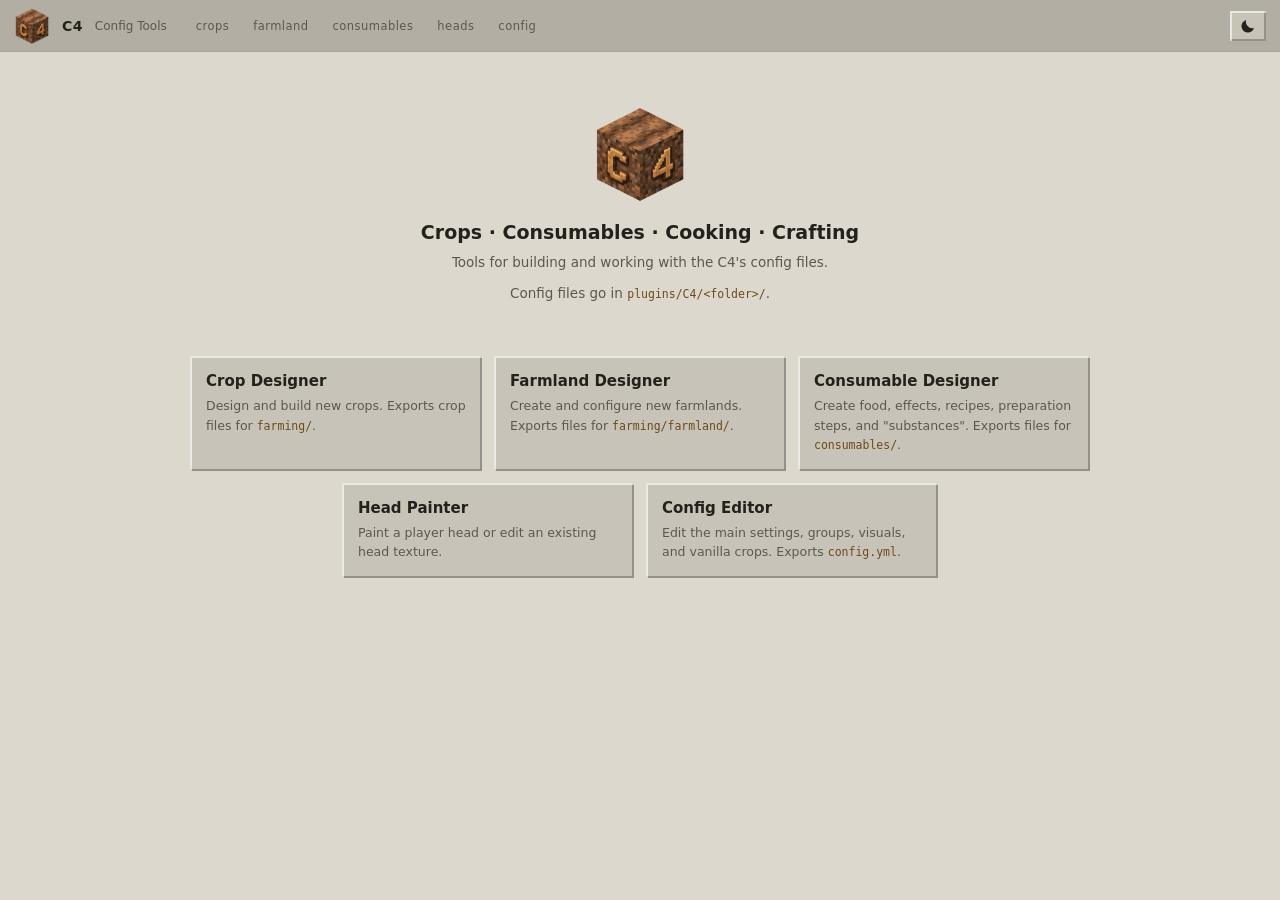
<file: index.html>
<!DOCTYPE html>
<html lang="en" data-theme="dark">
<head>
<meta charset="UTF-8">
<meta name="viewport" content="width=device-width, initial-scale=1.0">
<title>C4 Config Tools</title>
<link rel="icon" type="image/png" href="shared/c4-mark.png?v=4">
<script src="shared/theme-boot.js?v=1"></script>
<link rel="stylesheet" href="shared/common.css?v=40">
</head>
<body class="scrolls">
<header class="appbar">
  <span class="mark" data-logo></span>
  <h1>C4</h1>
  <span class="sub">Config Tools</span>
  <nav class="suite">
    <a href="crop-designer/index.html">crops</a>
    <a href="farmland-designer/index.html">farmland</a>
    <a href="consumable-designer/index.html">consumables</a>
    <a href="head-painter/index.html">heads</a>
    <a href="config-editor/index.html">config</a>
  </nav>
  <div class="header-actions">
    <button class="tbtn" data-theme-toggle title="Light / dark"></button>
  </div>
</header>

<div class="landing">
  <div class="hero">
    <span class="mark" data-logo></span>
    <p class="tagline">Crops · Consumables · Cooking · Crafting</p>
    <p class="sub">Tools for building and working with the C4's config files.</p>
    <p class="sub">Config files go in <code>plugins/C4/&lt;folder&gt;/</code>.</p>
  </div>

  <div class="tools-grid">
    <a class="tool-card" href="crop-designer/index.html">
      <h3>Crop Designer</h3>
      <p>Design and build new crops. Exports crop files for <code>farming/</code>.</p>
    </a>
    <a class="tool-card" href="farmland-designer/index.html">
      <h3>Farmland Designer</h3>
      <p>Create and configure new farmlands. Exports files for <code>farming/farmland/</code>.</p>
    </a>
    <a class="tool-card" href="consumable-designer/index.html">
      <h3>Consumable Designer</h3>
      <p>Create food, effects, recipes, preparation steps, and "substances". Exports files for <code>consumables/</code>.</p>
    </a>
    <a class="tool-card" href="head-painter/index.html">
      <h3>Head Painter</h3>
      <p>Paint a player head or edit an existing head texture.</p>
    </a>
    <a class="tool-card" href="config-editor/index.html">
      <h3>Config Editor</h3>
      <p>Edit the main settings, groups, visuals, and vanilla crops. Exports <code>config.yml</code>.</p>
    </a>
  </div>
</div>

<script src="shared/ui.js?v=20"></script>
<script>UI.initShell();</script>
</body>
</html>
</file>
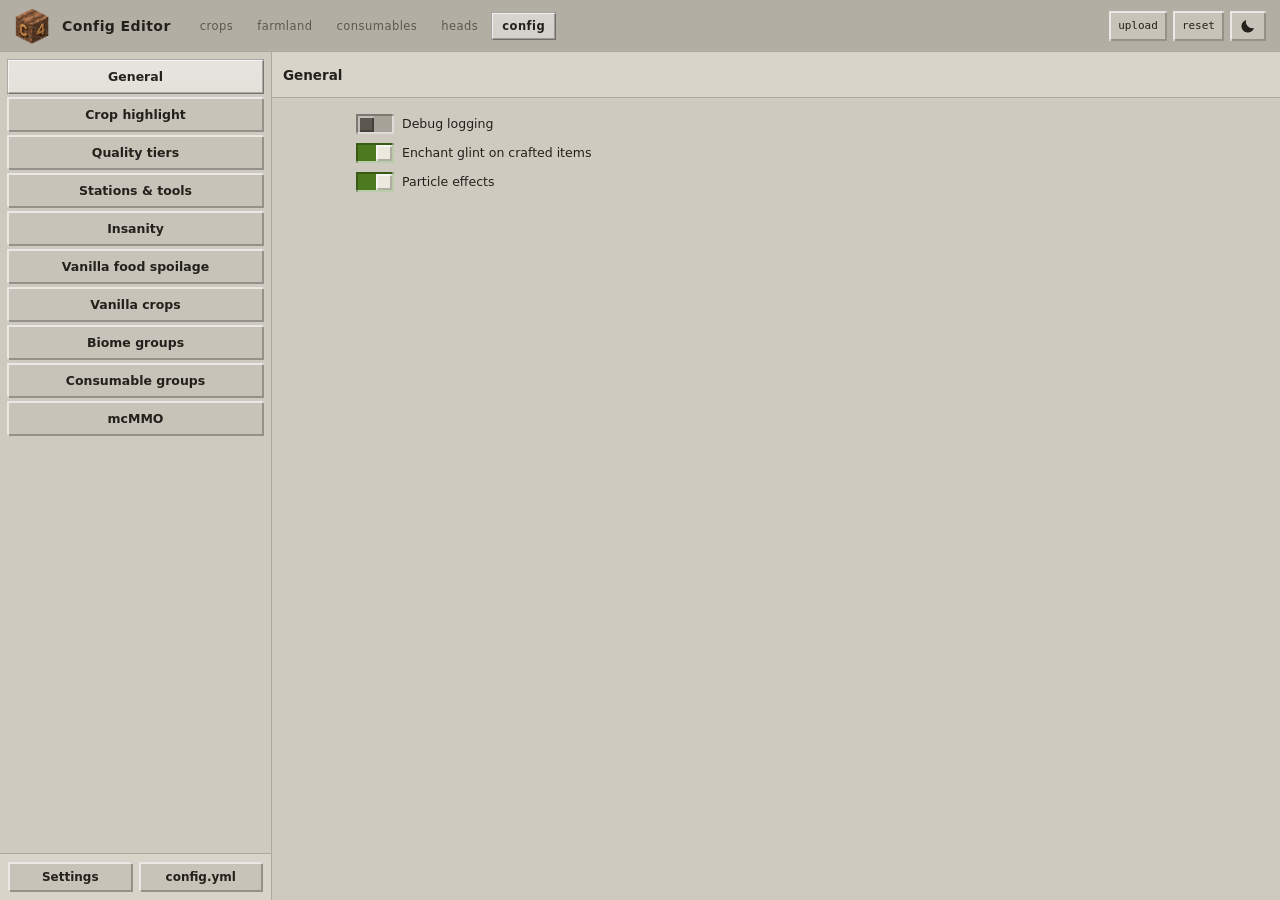
<file: config-editor/index.html>
<!DOCTYPE html>
<html lang="en" data-theme="dark">
<head>
<meta charset="UTF-8">
<meta name="viewport" content="width=device-width, initial-scale=1.0">
<title>Config Editor</title>
<link rel="icon" type="image/png" href="../shared/c4-mark.png?v=4">
<script src="../shared/theme-boot.js?v=1"></script>
<link rel="stylesheet" href="../shared/common.css?v=41">
</head>
<body data-screen="outline">
<div class="app two">

  <header class="appbar">
    <a class="mark" href="../index.html" title="C4 home" data-logo></a>
    <h1>Config Editor</h1>
    <nav class="suite">
    <a href="../crop-designer/index.html">crops</a>
    <a href="../farmland-designer/index.html">farmland</a>
    <a href="../consumable-designer/index.html">consumables</a>
    <a href="../head-painter/index.html">heads</a>
    <a href="../config-editor/index.html" class="here">config</a>
    </nav>
    <div class="header-actions">
      <button id="btn-upload" class="tbtn" title="Load an existing config.yml">upload</button>
      <button id="btn-clear" class="tbtn" title="Reset to defaults">reset</button>
      <input id="file-input" type="file" accept=".yml,.yaml,text/yaml" hidden>
      <button class="tbtn" data-theme-toggle title="Light / dark"></button>
    </div>
  </header>

  <section class="outline">
    <nav class="tree">
      <button class="row-nav on" data-pane-target="general">General</button>
      <button class="row-nav" data-pane-target="highlight" data-pane-title="Crop highlight (look-at outline)">Crop highlight</button>
      <button class="row-nav" data-pane-target="quality" data-pane-title="Quality tiers">Quality tiers</button>
      <button class="row-nav" data-pane-target="stations" data-pane-title="Stations & tools">Stations & tools</button>
      <button class="row-nav" data-pane-target="insanity">Insanity</button>
      <button class="row-nav" data-pane-target="spoilage" data-pane-title="Vanilla food spoilage">Vanilla food spoilage</button>
      <button class="row-nav" data-pane-target="crops" data-pane-title="Vanilla crops">Vanilla crops</button>
      <button class="row-nav" data-pane-target="biomegroups" data-pane-title="Biome groups">Biome groups</button>
      <button class="row-nav" data-pane-target="consumablegroups" data-pane-title="Consumable groups">Consumable groups</button>
      <button class="row-nav" data-pane-target="mcmmo" data-pane-title="mcMMO integration">mcMMO</button>
    </nav>
    <div class="ofoot">
      <button data-main="preview" class="on">Settings</button>
      <button data-main="files">config.yml</button>
    </div>
  </section>

  <aside class="panel-col wide">
    <button class="backslab" data-back><svg class="i" viewBox="0 0 24 24"><path d="M15.4 4 7.4 12l8 8 1.4-1.4L10.2 12l6.6-6.6z"/></svg> Back to outline</button>
    <div class="phead"><b id="pane-title">General</b><span class="grow"></span></div>
    <div class="pbody">

      <section class="pane" data-pane="general">
        <div class="form-grid">
          <label class="check"><input id="cfg-debug" type="checkbox"> Debug logging</label>
          <label class="check"><input id="cfg-glint" type="checkbox"> Enchant glint on crafted items</label>
          <label class="check"><input id="cfg-particles" type="checkbox"> Particle effects</label>
        </div>
      </section>

      <section class="pane" data-pane="highlight" hidden>
        <div class="config-visual-preview">
          <canvas id="highlight-preview" width="760" height="300" role="img"
            aria-label="Example one-block crop hitbox outline"></canvas>
          <div class="config-preview-caption">
            <strong>Example crop hitbox</strong>
          </div>
        </div>
        <div class="form-grid">
          <div class="with-chip">
            <label>Outline block <input id="ch-block" type="text" spellcheck="false" placeholder="BLACK_STAINED_GLASS" data-keys="blocks"></label>
            <canvas class="tex-chip" id="ch-chip" width="16" height="16"></canvas>
          </div>
          <label>Outline thickness (blocks) <input id="ch-thickness" type="number" min="0.0001" max="0.1" step="0.0001" data-range></label>
          <label class="check"><input id="ch-glow" type="checkbox"> Glowing outline</label>
          <p class="foot-note">see through walls</p>
          <div id="ch-glow-options" class="conditional" hidden>
            <label>Glow color <input id="ch-color" type="text" spellcheck="false" placeholder="BLACK"></label>
            <p class="foot-note plain">name or #RRGGBB</p>
          </div>
        </div>
      </section>

      <section class="pane" data-pane="quality" hidden>
        <p class="hint">Crafting an item gives a preparation score from 0 to 100%. The score is then fit to a tier, changing how long
        the crafted item's configured effects last.</p>
        <h3 class="sub">Score bands</h3>
        <div id="quality-score-map"></div>
        <p id="quality-threshold-warning" class="warning-box" hidden>Tier start scores must rise
        from Poor through Perfect.</p>
        <h3 class="sub">Tier settings</h3>
        <div id="quality-tier-settings"></div>
        <h3 class="sub">Ruined batch item</h3>
        <p class="hint">Given instead of the crafted result when the score is below the Poor start.</p>
        <div class="form-grid">
          <div class="with-chip">
            <label>Material <input id="ruined-mat" type="text" spellcheck="false" placeholder="LEAF_LITTER" data-keys="items"></label>
            <canvas class="tex-chip" id="ruined-chip" width="16" height="16"></canvas>
          </div>
          <label>Name <input id="ruined-name" type="text" data-fmt></label>
          <label>Lore <input id="ruined-lore" type="text"></label>
        </div>
      </section>

      <section class="pane" data-pane="stations" hidden>
        <h3 class="sub">Stations</h3>
        <div id="stations"></div>
        <h3 class="sub">Tools</h3>
        <div id="tool-lists"></div>
      </section>

      <section class="pane" data-pane="insanity" hidden>
        <p class="hint">The 0-100 psychological score that drives hallucination effects.</p>
        <div class="form-grid">
          <label>Decay per 5s check <input id="ins-decay" type="number" step="0.1"></label>
          <label>Dose factor <input id="ins-dose" type="number" step="1"></label>
          <label>Craving gain <input id="ins-craving" type="number" step="0.1"></label>
          <label>Withdrawal gain <input id="ins-withdrawal" type="number" step="0.1"></label>
          <label>Damage gain <input id="ins-damage" type="number" step="0.1"></label>
        </div>
      </section>

      <section class="pane" data-pane="spoilage" hidden>
        <p class="hint">How long plain vanilla foods last after entering an inventory. The exported
        config stays in minutes; the friendly time beneath each value is for readability.</p>
        <div class="form-grid">
          <label>Default lifetime
            <span class="input-with-unit"><input id="vf-default" type="number" min="0" step="1"><span class="input-unit">min</span></span>
            <output id="vf-default-readable" class="duration-readout"></output>
          </label>
        </div>
        <div id="vf-items"></div>
        <button id="btn-add-vf" class="add">+ food override</button>
      </section>

      <section class="pane" data-pane="crops" hidden>
        <p class="hint">Vanilla crops grow at full speed in their natural biomes and this default rate otherwise.</p>
        <div class="form-grid">
          <label>Default outside rate <input id="vc-default" type="number" min="0" max="1" step="0.05" data-range></label>
        </div>
        <div id="vanilla-crops"></div>
        <button id="btn-add-vc" class="add">+ crop</button>
      </section>

      <section class="pane" data-pane="biomegroups" hidden>
        <p class="hint">Biome groups are made up of biome keys and optionally other biome groups.</p>
        <div id="biome-groups"></div>
        <button id="btn-add-bg" class="add">+ biome group</button>
      </section>

      <section class="pane" data-pane="consumablegroups" hidden>
        <p class="hint">Consumable groups are named groups of materials / consumable ids / other groups, usable as recipe tags.</p>
        <div id="consumable-groups"></div>
        <button id="btn-add-cg" class="add">+ consumable group</button>
      </section>

      <section class="pane" data-pane="mcmmo" hidden>
        <p class="hint">Active only when the mcMMO plugin is installed. Crops grant Herbalism XP and
        roll Herbalism double drops; foods with a diet benefit from Farmer's/Fisherman's Diet.</p>
        <div class="form-grid">
          <label class="check"><input id="mc-enabled" type="checkbox"> Enable mcMMO integration</label>
          <label>Default Herbalism XP per harvest <input id="mc-xp" type="number" min="0" step="1"></label>
          <label>Max double-drop chance <input id="mc-chance" type="number" min="0" max="1" step="0.05" data-range></label>
          <p class="foot-note plain">at level 1000</p>
        </div>
      </section>

    </div>
  </aside>

  <section id="output">
    <div class="out-head">
      <h2>config.yml</h2><span class="grow"></span>
      <button data-copy="yaml-out" class="copy tbtn">copy</button>
      <button id="btn-dl" class="tbtn">download</button>
    </div>
    <pre id="yaml-out"></pre>
  </section>
</div>

<nav class="mnav">
  <button data-screen="outline" class="on">Outline</button>
  <button data-screen="detail">Edit</button>
  <button data-screen="view">config.yml</button>
</nav>

<script src="../shared/legacy-text.js?v=1"></script>
<script src="../shared/ui.js?v=20"></script>
<script src="../shared/mc-assets.js?v=12"></script>
<script src="../shared/yaml-lite.js?v=3"></script>
<script src="../shared/mc-keys.js?v=7"></script>
<script src="../shared/key-picker.js?v=7"></script>
<script src="default-config.js?v=3"></script>
<script src="../shared/lifetimes.js?v=4"></script>
<script src="app.js?v=23"></script>
<script>UI.initShell({ pane: "general" });</script>
</body>
</html>
</file>
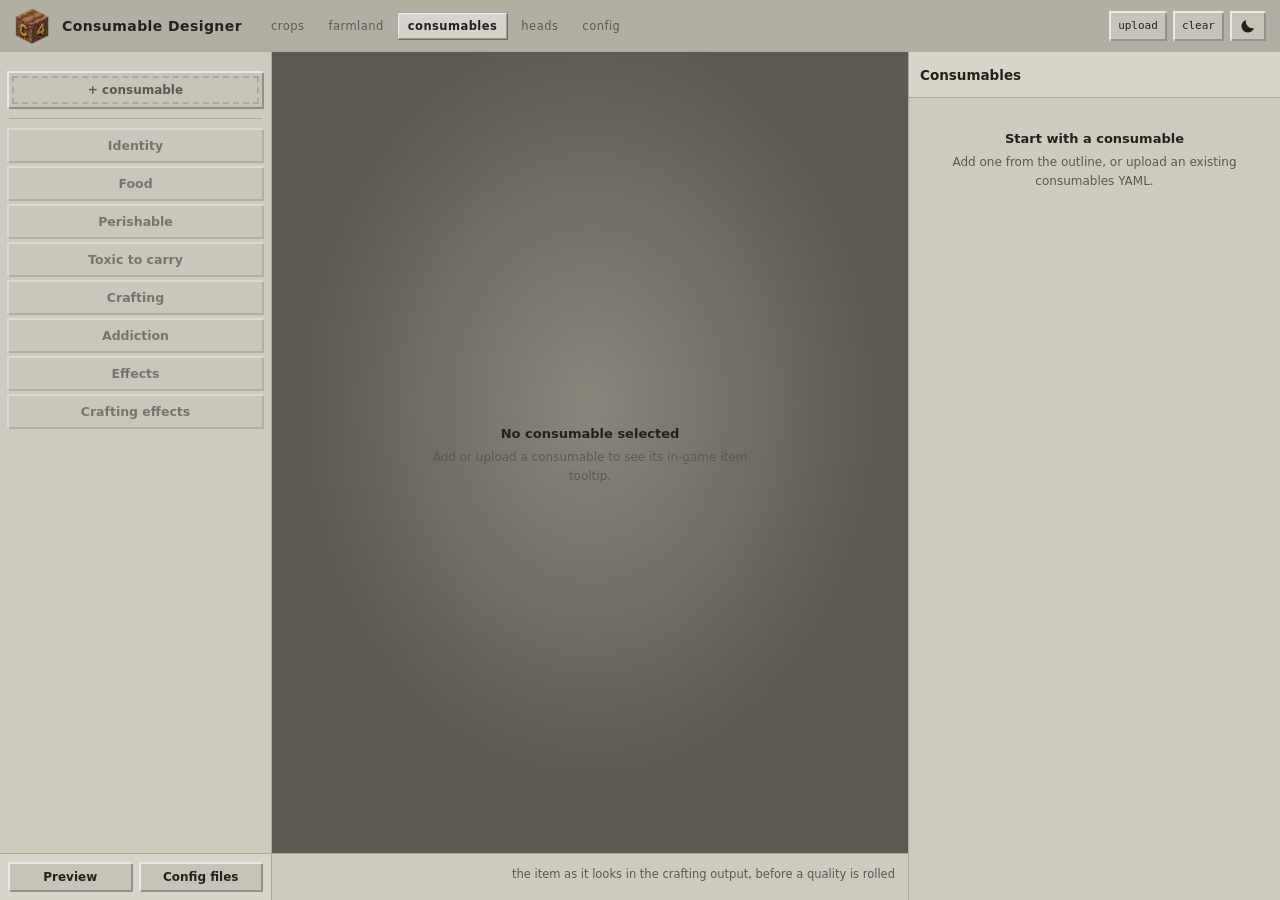
<file: consumable-designer/index.html>
<!DOCTYPE html>
<html lang="en" data-theme="dark">
<head>
<meta charset="UTF-8">
<meta name="viewport" content="width=device-width, initial-scale=1.0">
<title>Consumable Designer</title>
<link rel="icon" type="image/png" href="../shared/c4-mark.png?v=4">
<script src="../shared/theme-boot.js?v=1"></script>
<link rel="stylesheet" href="../shared/common.css?v=41">
<style>
  /* item tooltip mock */
  #tooltip-preview {
    background: rgba(16, 0, 16, 0.94);
    border: 2px solid #25015a;
    outline: 1px solid #100010;
    padding: 14px 18px;
    min-width: 260px;
    max-width: 360px;
    font-family: Consolas, monospace;
  }
  #tooltip-preview img, #tooltip-preview canvas.big-tex {
    width: 96px; height: 96px;
    image-rendering: pixelated;
    display: block;
    margin: 0 auto 12px;
  }
  /* One class per lore line the plugin writes, in that line's own vanilla
     colour and italic state - see ConsumableFactory.buildStatusBlock. */
  #tooltip-preview .t-name { color: #ffffff; font-size: 15px; margin-bottom: 6px; }
  #tooltip-preview > div:not(.t-name) { font-size: 12px; margin-top: 4px; }
  /* GRAY, italic */
  #tooltip-preview .t-desc { color: #aaaaaa; font-style: italic; font-size: 12.5px; }
  /* DARK_GRAY, italic */
  #tooltip-preview .t-pending { color: #555555; font-style: italic; }
  /* GRAY, upright */
  #tooltip-preview .t-effects, #tooltip-preview .t-effect { color: #aaaaaa; white-space: pre; }
  /* the duration is WHITE where the rest of the line is gray */
  #tooltip-preview .t-effect-time { color: #ffffff; }
  /* DARK_GREEN */
  #tooltip-preview .t-toxic { color: #00aa00; }
  /* RED */
  #tooltip-preview .t-warn { color: #ff5555; }
  /* GOLD */
  #tooltip-preview .t-gold { color: #ffaa00; }
  /* not a lore line: the note under a plain vanilla output */
  #tooltip-preview .t-source { color: #8a94a1; }
  #tooltip-preview.is-empty {
    min-width: 0; max-width: 390px; padding: 18px; border: 0; outline: 0;
    background: transparent; color: var(--muted); text-align: center;
  }
</style>
</head>
<body data-screen="outline">
<div class="app">

  <header class="appbar">
    <a class="mark" href="../index.html" title="C4 home" data-logo></a>
    <h1>Consumable Designer</h1>
    <nav class="suite">
    <a href="../crop-designer/index.html">crops</a>
    <a href="../farmland-designer/index.html">farmland</a>
    <a href="../consumable-designer/index.html" class="here">consumables</a>
    <a href="../head-painter/index.html">heads</a>
    <a href="../config-editor/index.html">config</a>
    </nav>
    <div class="header-actions">
      <button id="btn-upload" class="tbtn" title="Load an existing consumables .yml">upload</button>
      <button id="btn-clear" class="tbtn" title="Clear all consumables">clear</button>
      <input id="file-input" type="file" accept=".yml,.yaml,text/yaml" hidden>
      <button class="tbtn" data-theme-toggle title="Light / dark"></button>
    </div>
  </header>

  <section class="outline">
    <nav class="tree">
      <div class="tab-bar vertical" id="item-tabs"></div>
      <button id="btn-add-item" class="add">+ consumable</button>
      <hr>
      <!-- one entry per section of the form, built by app.js -->
      <div id="form-nav"></div>
    </nav>
    <div class="ofoot">
      <button data-main="preview" class="on">Preview</button>
      <button data-main="files">Config files</button>
    </div>
  </section>

  <section class="stage-col">
    <button class="backslab" data-back><svg class="i" viewBox="0 0 24 24"><path d="M15.4 4 7.4 12l8 8 1.4-1.4L10.2 12l6.6-6.6z"/></svg> Back to outline</button>
    <div id="center-panel">
      <div id="tooltip-preview"></div>
    </div>
    <div id="view-controls">
      <div class="foot"><span class="hint">the item as it looks in the crafting output, before a quality is rolled</span></div>
    </div>
  </section>

  <aside class="panel-col">
    <button class="backslab" data-back><svg class="i" viewBox="0 0 24 24"><path d="M15.4 4 7.4 12l8 8 1.4-1.4L10.2 12l6.6-6.6z"/></svg> Back to outline</button>
    <div class="phead"><b id="pane-title">Identity</b><span class="grow"></span><span id="pane-toggle" hidden></span></div>
    <div class="pbody">
      <div id="form-root"></div>
    </div>
  </aside>

  <section id="output">
    <div class="out-head"><h2>Config files</h2></div>
    <div id="file-dock"></div>
  </section>
</div>

<nav class="mnav">
  <button data-screen="outline" class="on">Outline</button>
  <button data-screen="view">Preview</button>
  <button data-screen="detail">Edit</button>
</nav>

<script src="../shared/ui.js?v=20"></script>
<script src="../shared/mc-assets.js?v=12"></script>
<script src="../shared/yaml-lite.js?v=3"></script>
<!-- The shipped config.yml verbatim; lifetimes.js samples its vanilla_foods
     block so the example lifetimes track the real config. -->
<script src="../config-editor/default-config.js?v=1"></script>
<script src="../shared/lifetimes.js?v=4"></script>
<script src="../shared/events-editor.js?v=5"></script>
<script src="../shared/mc-keys.js?v=7"></script>
<script src="../shared/key-picker.js?v=6"></script>
<script src="../shared/file-dock.js?v=1"></script>
<script src="../shared/file-store.js?v=1"></script>
<script src="../shared/legacy-text.js?v=1"></script>
<script src="app.js?v=40"></script>
<script>UI.initShell();</script>
</body>
</html>
</file>
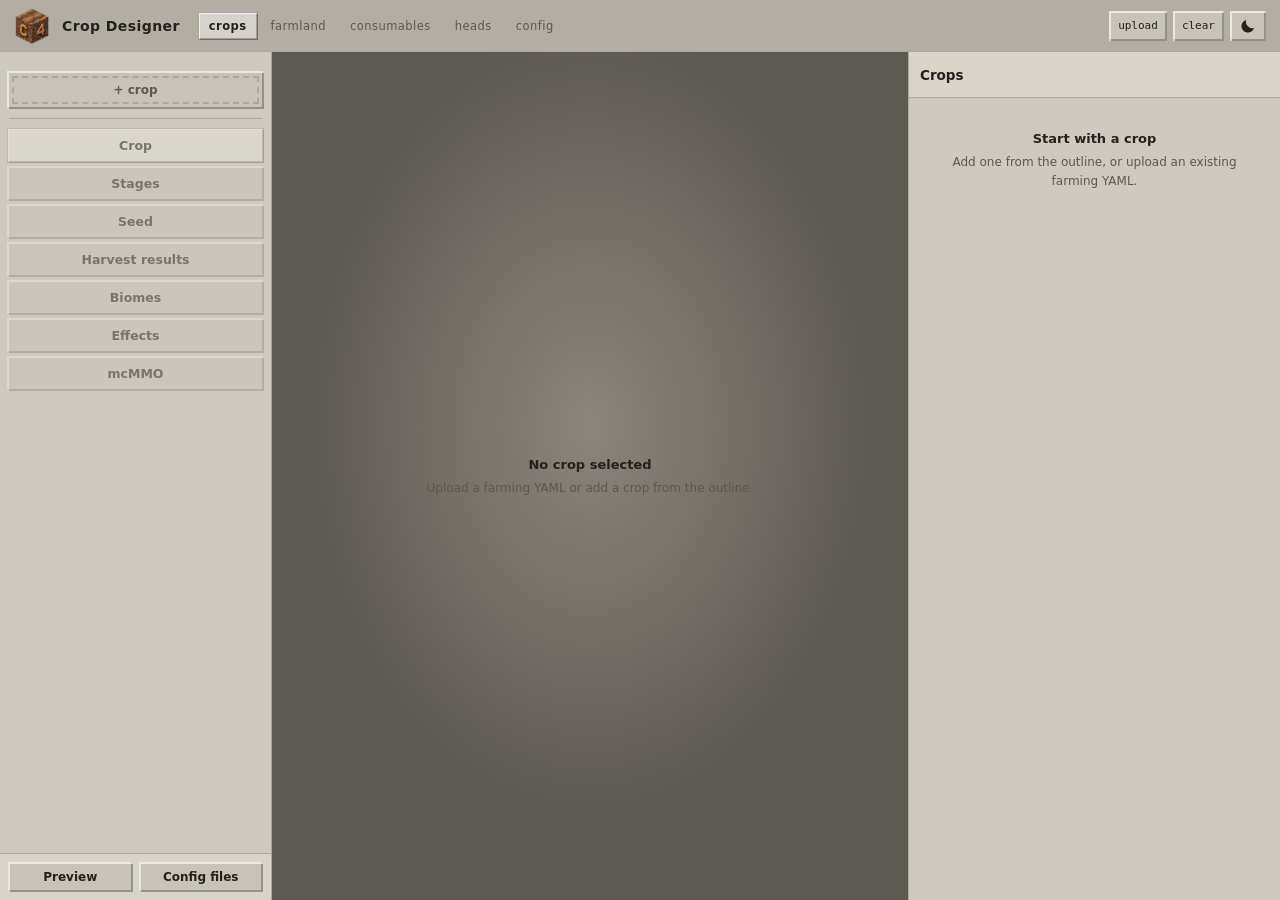
<file: crop-designer/index.html>
<!DOCTYPE html>
<html lang="en" data-theme="dark">
<head>
<meta charset="UTF-8">
<meta name="viewport" content="width=device-width, initial-scale=1.0">
<title>Crop Designer</title>
<link rel="icon" type="image/png" href="../shared/c4-mark.png?v=4">
<script src="../shared/theme-boot.js?v=1"></script>
<link rel="stylesheet" href="../shared/common.css?v=41">
</head>
<body data-screen="outline">
<div class="app">

  <header class="appbar">
    <a class="mark" href="../index.html" title="C4 home" data-logo></a>
    <h1>Crop Designer</h1>
    <nav class="suite">
    <a href="../crop-designer/index.html" class="here">crops</a>
    <a href="../farmland-designer/index.html">farmland</a>
    <a href="../consumable-designer/index.html">consumables</a>
    <a href="../head-painter/index.html">heads</a>
    <a href="../config-editor/index.html">config</a>
    </nav>
    <div class="header-actions">
      <button id="btn-upload" class="tbtn" title="Load existing crop / farmland / consumables .yml">upload</button>
      <button id="btn-clear" class="tbtn" title="Clear the draft">clear</button>
      <input id="file-input" type="file" accept=".yml,.yaml,text/yaml" hidden>
      <button class="tbtn" data-theme-toggle title="Light / dark"></button>
    </div>
  </header>

  <!-- ── tool rail ─────────────────────────────────────────────────────── -->
  <!-- ── outline: one part of the crop at a time ───────────────────────── -->
  <section class="outline">
    <nav class="tree">
      <div class="tab-bar vertical" id="crop-tabs"></div>
      <button id="btn-add-crop" class="add">+ crop</button>
      <hr>
      <button class="row-nav on" data-pane-target="crop">Crop</button>
      <button class="row-nav" data-pane-target="stages">Stages</button>
      <button class="row-nav" data-pane-target="seed">Seed</button>
      <button class="row-nav" data-pane-target="harvest" data-pane-title="Harvest results">Harvest results</button>
      <button class="row-nav" data-pane-target="biomes">Biomes</button>
      <button class="row-nav" data-pane-target="effects">Effects</button>
      <button class="row-nav" data-pane-target="mcmmo" data-pane-title="mcMMO (optional)">mcMMO</button>
    </nav>
    <div class="ofoot">
      <button data-main="preview" class="on">Preview</button>
      <button data-main="files">Config files</button>
    </div>
  </section>

  <!-- ── render window ─────────────────────────────────────────────────── -->
  <section class="stage-col">
    <button class="backslab" data-back><svg class="i" viewBox="0 0 24 24"><path d="M15.4 4 7.4 12l8 8 1.4-1.4L10.2 12l6.6-6.6z"/></svg> Back to outline</button>
    <div id="center-panel">
      <canvas id="preview" width="900" height="760"></canvas>
      <div id="crop-preview-empty" class="empty-state" hidden>
        <strong>No crop selected</strong>
        Upload a farming YAML or add a crop from the outline.
      </div>
      <div id="preview-toasts" aria-live="polite" aria-atomic="false"></div>
      <div id="mcmmo-preview-bar" class="preview-status-bar" aria-live="polite" hidden></div>
      <div id="preview-summary" aria-live="polite"></div>
    </div>
    <div id="view-controls">
      <!-- gizmo.js inserts its transform bar here -->
      <div class="stage-bar" id="stage-bar"></div>
      <div class="grow-bar">
        <button id="btn-grow" title="Animate growth"></button>
        <div class="growth">
          <div class="growth-fill"></div>
          <div class="growth-seps"></div>
          <div class="growth-head"></div>
          <input id="progress-slider" type="range" min="0" max="1000" value="1000" aria-label="growth">
        </div>
        <span id="progress-label">100% · 20 / 20 min</span>
      </div>
      <div class="foot">
        <span class="hint">drag to orbit · scroll to zoom</span>
      </div>
    </div>
  </section>

  <!-- ── panel: whatever the outline has open ──────────────────────────── -->
  <aside class="panel-col">
    <button class="backslab" data-back><svg class="i" viewBox="0 0 24 24"><path d="M15.4 4 7.4 12l8 8 1.4-1.4L10.2 12l6.6-6.6z"/></svg> Back to outline</button>
    <div class="phead"><b id="pane-title">Crop</b><span class="grow"></span></div>
    <div class="pbody">
      <div id="crop-editor-empty" class="empty-state" hidden>
        <strong>Start with a crop</strong>
        Add one from the outline, or upload an existing farming YAML.
      </div>

      <!-- Crop: what it is and how fast it grows -->
      <section class="pane" data-pane="crop">
        <div class="form-grid">
          <label>Id <input id="crop-id" type="text" spellcheck="false"></label>
          <label>Display name <input id="crop-name" type="text" data-fmt></label>
          <p class="hint">Use &amp; codes for color and formatting. For example, &amp;6 makes text gold and &amp;l makes it bold. See
            <a href="https://minecraft.wiki/w/Formatting_codes" target="_blank" rel="noopener">Formatting codes</a>
            (Java Edition set only: 0-9a-f, k/l/m/n/o/r). Also applies to the seed name below.</p>
          <div class="with-chip">
            <label>Farmland id <input id="crop-farmland" type="text" spellcheck="false" placeholder="minecraft" data-keys="farmlands"></label>
            <canvas class="tex-chip" id="farmland-chip" width="16" height="16" aria-label="Farmland preview"></canvas>
          </div>
          <p class="hint warn" id="farmland-warning" hidden></p>
          <p class="hint">Use <code>minecraft</code> for normal farmland. Upload a custom farmland file from the
          <a href="../farmland-designer/index.html">farmland designer</a> to use another type.</p>
          <label>Total growth time
            <span class="input-with-unit"><input id="crop-minutes" type="number" min="0.1" step="0.5"
              aria-label="Total growth time in minutes"><span class="input-unit">min</span></span>
            <output class="duration-readout" id="crop-minutes-readable"></output></label>
          <label>Min light <span class="meter-with-source"><canvas id="light-source-chip" class="meter-source-chip" width="16" height="16" title="Lantern: light level 15"></canvas><input id="crop-light" type="number" min="0" max="15" step="1" data-range data-cells="16" data-meter="light" data-reverse></span></label>
          <label><span id="hydration-label">Min water</span><input id="crop-water" type="number" min="0" max="1" step="0.05" data-range data-meter="water"></label>
          <label class="check"><input id="crop-netheronly" type="checkbox"> Nether only</label>
          <p class="foot-note">grows only in nether biomes</p>
          <div class="with-chip">
            <label>Fertilizer item
              <input id="crop-fertilizer" type="text" spellcheck="false" placeholder="BONE_MEAL / MAGMA_CREAM" data-keys="fertilizers"></label>
            <canvas class="tex-chip" id="fert-chip" width="16" height="16"></canvas>
          </div>
          <p class="foot-note plain">Leave blank to choose automatically.</p>
          <p class="hint">Blank fertilizer defaults to <code>BONE_MEAL</code>, or <code>MAGMA_CREAM</code>
          for nether-only / lava-hydrated crops.</p>
        </div>
      </section>

      <!-- Stages: the build work -->
      <section class="pane" data-pane="stages" hidden>
        <div class="subsection appearance-options">
          <div class="sub-head"><strong>Field appearance</strong></div>
          <label class="check"><input id="crop-randomrot" type="checkbox"> Random rotation</label>
          <p class="foot-note">each crop faces a random direction</p>
          <label class="check"><input id="crop-randomoffset" type="checkbox" checked> Random offset</label>
          <p class="foot-note">small off-center shift so fields do not look grid-stamped</p>
          <p class="hint">Turn on the 5×5 field in the preview gizmos to compare the variation.</p>
        </div>
        <p class="hint">Add items, blocks, or heads to each stage. Positions start at the center of the farmland.
        Each element turns around its own center. Heads accept a skin URL or texture value.</p>
        <div id="stage-list" data-sortable></div>
        <button id="btn-add-stage" class="add">+ stage</button>
      </section>

      <!-- what it gives back -->
      <section class="pane" data-pane="harvest" hidden>
        <div class="subsection">
          <div class="sub-head"><strong>Harvest preview</strong></div>
          <button id="btn-harvest-preview" type="button" class="primary player-preview-action">Break ripe crop</button>
          <label class="check"><input id="crop-replant" type="checkbox"> Replant after harvest</label>
          <div id="harvest-stage-control" class="conditional" hidden>
            <label>Stage after harvest <input id="crop-harveststage" type="number" min="0" step="1"></label>
            <p class="foot-note plain">Use 0 for the first stage.</p>
          </div>
          <p class="hint">Press the button to perform the same ripe-crop action a player would use. The preview rolls each configured result once.</p>
        </div>
        <div class="subsection">
          <div class="sub-head"><strong>Seeds</strong></div>
          <label class="check"><input id="crop-harvest-seeds" type="checkbox" checked> Drop seeds on harvest</label>
          <div id="harvest-seed-range" class="row harvest-seed-range">
            <div class="harvest-seed-visual"><canvas id="harvest-seed-chip" class="tex-chip" width="16" height="16"></canvas><span>Seed item</span></div>
            <label>min <input id="crop-harvest-seed-min" type="number" min="0" step="1" value="1"></label>
            <label>max <input id="crop-harvest-seed-max" type="number" min="0" step="1" value="3"></label>
          </div>
          <div id="harvest-seed-warning" class="warning-box" hidden>Warning: no seeds will drop from this crop.</div>
        </div>
        <div class="sub-head result-category-head"><strong>Consumable results</strong></div>
        <div id="harvest-list"></div>
        <button id="btn-add-harvest" class="add">+ result</button>
      </section>

      <!-- how a player gets it -->
      <section class="pane" data-pane="seed" hidden>
        <div class="subsection">
          <div class="sub-head"><strong>Seed drop preview</strong></div>
          <button id="btn-seed-preview" type="button" class="primary player-preview-action">Break short grass</button>
          <p class="hint">Press the button to break vanilla short grass. The result reports only how many seeds from this crop dropped.</p>
        </div>
        <div class="form-grid">
          <label class="check"><input id="seed-isconsumable" type="checkbox"> Use a consumable as the seed</label>
          <p class="foot-note">for carrot-style crops where produce is replanted</p>
          <div id="seed-custom-fields" class="conditional">
            <label>Seed name <input id="seed-name" type="text" data-fmt></label>
            <div class="name-preview" id="seed-name-preview" hidden></div>
            <div class="with-chip">
              <label>Seed item model <input id="seed-model" type="text" spellcheck="false" data-keys="item-models"></label>
              <canvas class="tex-chip" id="seed-chip" width="16" height="16"></canvas>
            </div>
          </div>
          <div id="seed-consumable-fields" class="conditional" hidden>
            <div class="with-chip">
              <label>Seed consumable id <input id="seed-consumable" type="text" spellcheck="false" data-keys="consumables"></label>
              <canvas class="tex-chip" id="seed-consumable-chip" width="16" height="16"></canvas>
            </div>
            <p class="hint warn" id="seed-consumable-warning" hidden></p>
          </div>
          <label>Grass pool weight <input id="crop-grasschance" type="number" min="0" step="0.05"></label>
          <p class="hint warn" id="crop-grasschance-warn" style="display:none">
            0 = this crop's seed will never drop from grass/ferns/bushes, in any biome.</p>
          <p class="hint">Seeds drop from grass and small plants in the crop's natural biomes.
          <code>grass_seeds.drop_chance</code> controls how often any seed drops. This weight
          chooses which seed drops. A weight of 0.3 is three times as likely as 0.1.
          Choose "consumable is seed" when the harvest and seed are the same item, like a carrot.</p>
        </div>
      </section>

      <!-- where it grows -->
      <section class="pane" data-pane="biomes" hidden>
        <div class="form-grid">
          <div class="subsection playback-config">
            <div class="sub-head"><strong>Growth playback</strong></div>
            <label>Preview location <select id="preview-biome"></select></label>
            <label>Playback speed
              <select id="preview-speed"><option value="1">1×</option><option value="10">10×</option><option value="30" selected>30×</option><option value="60">60×</option></select>
            </label>
            <p class="hint">Playback follows the configured crop time and biome multiplier.</p>
          </div>
          <div>
            <label class="ms-label">Natural biomes</label>
            <div id="crop-biomes" class="multi-select"></div>
          </div>
          <label>Outside of biome growth rate
            <input id="crop-outsiderate" type="number" min="0" max="1" step="0.05" data-range></label>
          <p class="hint">Full speed inside natural biomes, otherwise growth is multiplied
          by this rate. Leaving this empty is full speed everywhere.</p>
        </div>
      </section>

      <!-- polish -->
      <section class="pane" data-pane="effects" hidden>
        <p class="hint">Sounds and particles played crop-wide. <code>on_punch</code> fires when
        the crop is punched/broken, <code>on_harvest</code> when a ripe crop is harvested, and
        <code>ambient</code> repeatedly while it grows. Each growth stage can override these
        (see a stage's "stage effects").</p>
        <div id="crop-events"></div>
        <div id="effect-preview-controls" class="preview-button-list"></div>
        <p id="effect-preview-status" class="inline-note"></p>
      </section>

      <section class="pane" data-pane="mcmmo" hidden>
        <p class="hint">Used only when the mcMMO plugin is installed. The preview loops one crop harvest,
        its Herbalism XP award, and the resulting example skill-bar change. Double drops follow mcMMO's
        Herbalism skill (Green Terra triples).</p>
        <div class="form-grid">
          <label>Herbalism XP per harvest <input id="crop-herbxp" type="number" min="0" step="1" placeholder="50"></label>
          <label class="check"><input id="crop-doubledrops" type="checkbox" checked> Allow Herbalism double drops on the produce</label>
          <div class="subsection playback-config">
            <div class="sub-head"><strong>Skill bar example</strong></div>
            <label>Current XP in level <input id="preview-herb-current" type="number" min="0" step="1" value="120"></label>
            <label>XP needed for next level <input id="preview-herb-next" type="number" min="1" step="1" value="1000"></label>
          </div>
        </div>
      </section>

    </div>
  </aside>

  <!-- ── every config file created / uploaded this session ─────────────── -->
  <section id="output">
    <div class="out-head"><h2>Config files</h2></div>
    <div id="file-dock"></div>
  </section>
</div>

<nav class="mnav">
  <button data-screen="outline" class="on">Outline</button>
  <button data-screen="view">Render</button>
  <button data-screen="detail">Edit</button>
</nav>

<script src="../shared/mc-assets.js?v=12"></script>
<script src="../shared/yaml-lite.js?v=3"></script>
<script src="../shared/events-editor.js?v=5"></script>
<script src="../shared/mc-keys.js?v=7"></script>
<script src="../shared/key-picker.js?v=6"></script>
<script src="../shared/file-dock.js?v=1"></script>
<script src="../shared/file-store.js?v=1"></script>
<script src="../shared/legacy-text.js?v=1"></script>
<script src="../shared/ui.js?v=20"></script>
<script src="preview-gl.js?v=3"></script>
<script src="../shared/lifetimes.js?v=4"></script>
<script src="app.js?v=54"></script>
<script src="gizmo.js?v=10"></script>
<script>UI.initShell({ pane: "crop" });</script>
</body>
</html>
</file>
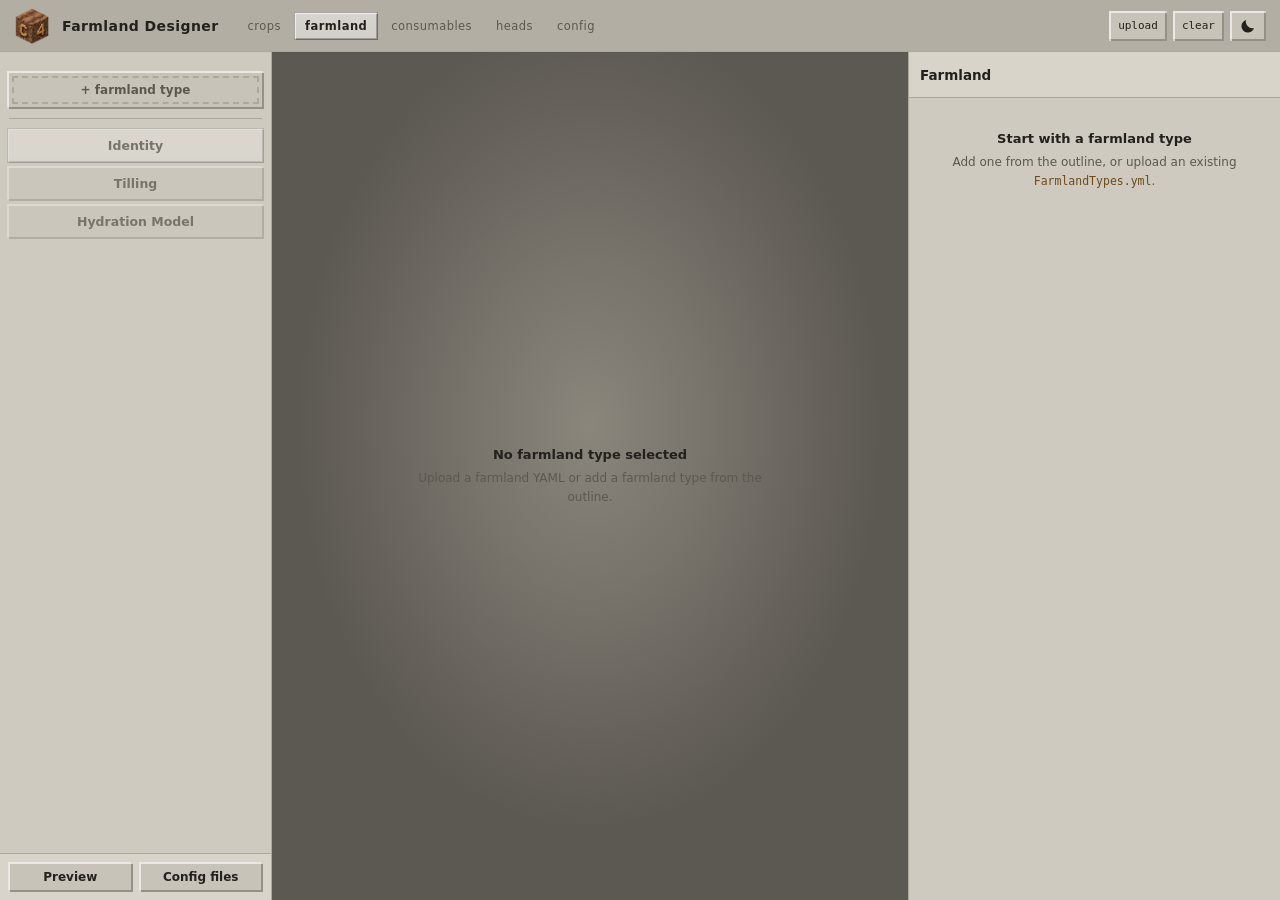
<file: farmland-designer/index.html>
<!DOCTYPE html>
<html lang="en" data-theme="dark">
<head>
<meta charset="UTF-8">
<meta name="viewport" content="width=device-width, initial-scale=1.0">
<title>Farmland Designer</title>
<link rel="icon" type="image/png" href="../shared/c4-mark.png?v=4">
<script src="../shared/theme-boot.js?v=1"></script>
<link rel="stylesheet" href="../shared/common.css?v=41">
</head>
<body data-screen="outline">
<div class="app">

  <header class="appbar">
    <a class="mark" href="../index.html" title="C4 home" data-logo></a>
    <h1>Farmland Designer</h1>
    <nav class="suite">
    <a href="../crop-designer/index.html">crops</a>
    <a href="../farmland-designer/index.html" class="here">farmland</a>
    <a href="../consumable-designer/index.html">consumables</a>
    <a href="../head-painter/index.html">heads</a>
    <a href="../config-editor/index.html">config</a>
    </nav>
    <div class="header-actions">
      <button id="btn-upload" class="tbtn" title="Load an existing FarmlandTypes.yml">upload</button>
      <button id="btn-clear" class="tbtn" title="Clear all farmland types">clear</button>
      <input id="file-input" type="file" accept=".yml,.yaml,text/yaml" hidden>
      <button class="tbtn" data-theme-toggle title="Light / dark"></button>
    </div>
  </header>

  <section class="outline">
    <nav class="tree">
      <div class="tab-bar vertical" id="type-tabs"></div>
      <button id="btn-add-type" class="add">+ farmland type</button>
      <hr>
      <button class="row-nav on" data-pane-target="identity">Identity</button>
      <button class="row-nav" data-pane-target="tilling">Tilling</button>
      <button class="row-nav" data-pane-target="water" data-pane-title="Water model">Hydration Model</button>
    </nav>
    <div class="ofoot">
      <button data-main="preview" class="on">Preview</button>
      <button data-main="files">Config files</button>
    </div>
  </section>

  <section class="stage-col">
    <button class="backslab" data-back><svg class="i" viewBox="0 0 24 24"><path d="M15.4 4 7.4 12l8 8 1.4-1.4L10.2 12l6.6-6.6z"/></svg> Back to outline</button>
    <div id="center-panel">
      <canvas id="preview" width="760" height="560"></canvas>
      <div id="farmland-preview-empty" class="empty-state" hidden>
        <strong>No farmland type selected</strong>
        Upload a farmland YAML or add a farmland type from the outline.
      </div>
      <div id="preview-summary" aria-live="polite" hidden></div>
    </div>
    <div id="view-controls">
      <div class="grow-bar">
        <span class="hint hydration-label" id="hydration-content-label">water content</span>
        <input id="water-slider" type="range" min="0" max="100" value="60">
        <span id="water-label">60%</span>
      </div>
      <div class="foot">
        <span class="hint" id="hydration-preview-hint">drag to orbit · scroll to zoom · the blue ring shows the hydration radius</span>
      </div>
    </div>
  </section>

  <aside class="panel-col">
    <button class="backslab" data-back><svg class="i" viewBox="0 0 24 24"><path d="M15.4 4 7.4 12l8 8 1.4-1.4L10.2 12l6.6-6.6z"/></svg> Back to outline</button>
    <div class="phead"><b id="pane-title">Identity</b><span class="grow"></span></div>
    <div class="pbody">
      <div id="farmland-editor-empty" class="empty-state" hidden>
        <strong>Start with a farmland type</strong>
        Add one from the outline, or upload an existing <code>FarmlandTypes.yml</code>.
      </div>

      <section class="pane" data-pane="identity">
        <div class="form-grid">
          <label>Id <input id="fl-id" type="text" spellcheck="false"></label>
          <label>Display name <input id="fl-name" type="text" data-fmt></label>
          <p class="hint">Use &amp; codes for color and formatting. For example, &amp;6 makes text gold and &amp;l makes it bold. See
            <a href="https://minecraft.wiki/w/Formatting_codes" target="_blank" rel="noopener">Formatting codes</a>
            (Java Edition set only: 0-9a-f, k/l/m/n/o/r).</p>
        </div>
      </section>

      <section class="pane" data-pane="tilling" hidden>
        <div class="form-grid">
          <label>Source blocks
            <input id="fl-sources" type="text" spellcheck="false" placeholder="SAND, RED_SAND" data-keys="blocks" data-multi></label>
          <p class="foot-note plain">comma separated</p>
          <label>Till tools
            <input id="fl-tools" type="text" spellcheck="false" placeholder="IRON_HOE, DIAMOND_HOE" data-keys="hoes" data-multi></label>
          <p class="foot-note plain">comma separated, empty = all hoes</p>
          <label>Wrong-tool message
            <input id="fl-wrongtool" type="text" spellcheck="false" placeholder="The frost is too tough!"></label>
          <p class="foot-note plain">optional, shown before the auto tool list</p>
          <label class="check"><input id="fl-notill" type="checkbox"> Plant directly</label>
          <p class="foot-note">no tilling, e.g. SOUL_SOIL</p>
          <div class="with-chip">
            <label>Tilled block <input id="fl-visual" type="text" spellcheck="false" placeholder="STONE" data-keys="blocks" data-multi></label>
            <canvas class="tex-chip" id="fl-chip" width="16" height="16"></canvas>
          </div>
          <p class="foot-note plain">optionally comma separated</p>
          <p class="hint">Source blocks are the original blocks to be tilled.
          The tilled block is used for the texture of the tilled farmland.
          Multiple source and tilled blocks can be considered the same farmland, in this case list them in order for each.
          (e.g. <code>SAND, RED_SAND</code> keeps each sand its own color). The preview only
          shows the first of this list.
          For a full list of blocks see <a href="https://hub.spigotmc.org/javadocs/bukkit/org/bukkit/Material.html">here</a>
          </p>
        </div>
      </section>

      <section class="pane" data-pane="water" hidden>
        <div class="form-grid">
          <label>Hydration source block <select id="fl-source" data-keys="hydration">
            <option value="WATER">WATER</option>
            <option value="LAVA">LAVA</option>
          </select></label>
          <label>Hydration radius <input id="fl-radius" type="number" min="1" max="8" step="1" data-range data-cells="8"></label>
          <label>Default biome baseline <input id="fl-baseline" type="number" min="0" max="1" step="0.05" data-range></label>
          <label>Dry rate per minute <input id="fl-dryrate" type="number" min="0" step="0.01"></label>
          <p class="hint">The block that hydrates this farmland. <code>WATER</code> by default;
          use <code>LAVA</code> for nether soils (crimson/warped/soul).</p>
          <h3 class="sub">Per-biome baselines</h3>
          <p class="hint">Initial or ambient water content by biome key. In these biomes,
          this farmland starts at and dries back to the configured value.</p>
          <div id="biome-list"></div>
          <button id="btn-add-biome" class="add">+ biome baseline</button>
        </div>
      </section>

    </div>
  </aside>

  <section id="output">
    <div class="out-head"><h2>Config files</h2></div>
    <div id="file-dock"></div>
  </section>
</div>

<nav class="mnav">
  <button data-screen="outline" class="on">Outline</button>
  <button data-screen="view">Preview</button>
  <button data-screen="detail">Edit</button>
</nav>

<script src="../shared/ui.js?v=20"></script>
<script src="../shared/mc-assets.js?v=12"></script>
<script src="../shared/yaml-lite.js?v=3"></script>
<script src="../shared/mc-keys.js?v=7"></script>
<script src="../shared/key-picker.js?v=6"></script>
<script src="../shared/file-dock.js?v=1"></script>
<script src="../shared/file-store.js?v=1"></script>
<script src="../shared/legacy-text.js?v=1"></script>
<script src="app.js?v=14"></script>
<script>UI.initShell({ pane: "identity" });</script>
</body>
</html>
</file>
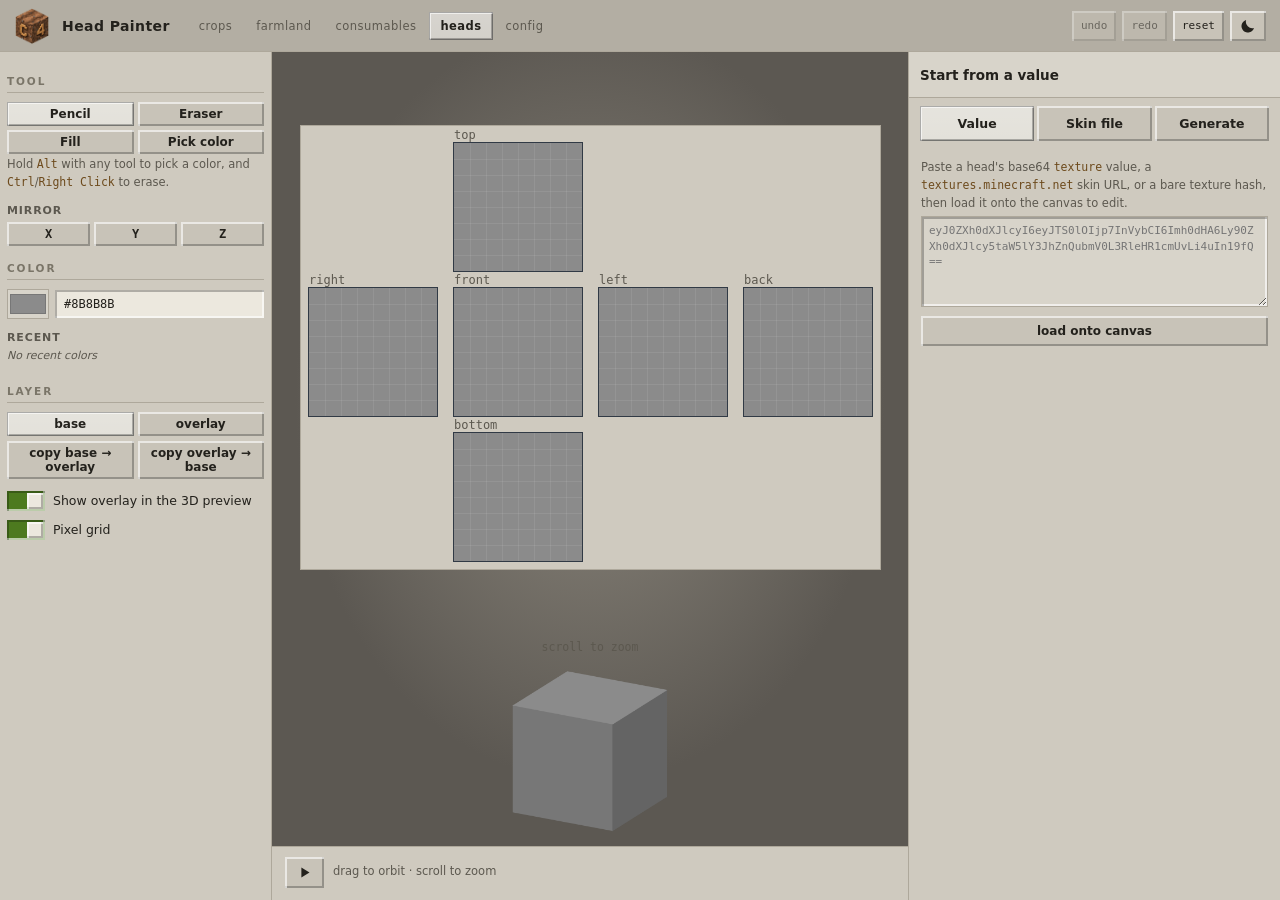
<file: head-painter/index.html>
<!DOCTYPE html>
<html lang="en" data-theme="dark">
<head>
<meta charset="UTF-8">
<meta name="viewport" content="width=device-width, initial-scale=1.0">
<title>Head Painter</title>
<link rel="icon" type="image/png" href="../shared/c4-mark.png?v=4">
<script src="../shared/theme-boot.js?v=1"></script>
<link rel="stylesheet" href="../shared/common.css?v=41">
<link rel="stylesheet" href="style.css?v=8">
</head>
<body data-screen="outline">
<div class="app">

  <header class="appbar">
    <a class="mark" href="../index.html" title="C4 home" data-logo></a>
    <h1>Head Painter</h1>
    <nav class="suite">
    <a href="../crop-designer/index.html">crops</a>
    <a href="../farmland-designer/index.html">farmland</a>
    <a href="../consumable-designer/index.html">consumables</a>
    <a href="../head-painter/index.html" class="here">heads</a>
    <a href="../config-editor/index.html">config</a>
    </nav>
    <div class="header-actions">
      <button id="btn-undo" class="tbtn" title="Undo (Ctrl+Z)">undo</button>
      <button id="btn-redo" class="tbtn" title="Redo (Ctrl+Shift+Z)">redo</button>
      <button id="btn-reset" class="tbtn" title="Discard the drawing and start from a plain gray head">reset</button>
      <button class="tbtn" data-theme-toggle title="Light / dark"></button>
    </div>
  </header>

  <section class="outline">
    <div class="tree">
    <h2>Tool</h2>
    <div class="tool-grid" id="tool-grid">
      <button data-tool="pencil" class="active" title="Paint one pixel (drag to draw)">Pencil</button>
      <button data-tool="eraser" title="Clear pixels">Eraser</button>
      <button data-tool="fill" title="Flood fill the matching region, bounded to one face">Fill</button>
      <button data-tool="picker" title="Pick the color under the cursor (Alt held = temporary picker)">Pick color</button>
    </div>
    <p class="hint">Hold <code>Alt</code> with any tool to pick a color, and
    <code>Ctrl</code>/<code>Right Click</code> to erase.</p>
    <h3 class="sub">Mirror</h3>
    <div class="tool-grid three" id="mirror-grid">
      <button data-axis="x">X</button>
      <button data-axis="y">Y</button>
      <button data-axis="z">Z</button>
    </div>

    <h2>Color</h2>
    <div class="color-row">
      <input id="color-swatch" type="color" value="#8b8b8b">
      <input id="color-hex" type="text" spellcheck="false" value="#8B8B8B">
    </div>
    <label id="alpha-row">Alpha
      <input id="alpha-slider" type="number" min="0" max="255" step="1" value="255" data-range></label>
    <h3 class="sub">Recent</h3>
    <div class="palette" id="palette"></div>

    <h2>Layer</h2>
    <div class="tool-grid two" id="layer-grid">
      <button data-layer="base" class="active" title="The head itself">base</button>
      <button data-layer="hat" title="The 1.125x outer shell drawn over the head">overlay</button>
    </div>
    <div class="tool-grid two" id="copy-grid">
      <button data-copy="base-to-hat" title="Replace every overlay pixel with the base layer's">copy base → overlay</button>
      <button data-copy="hat-to-base" title="Replace every base pixel with the overlay layer's">copy overlay → base</button>
    </div>
    <label class="check"><input id="opt-hat-visible" type="checkbox" checked> Show overlay in the 3D preview</label>
    <label class="check"><input id="opt-grid" type="checkbox" checked> Pixel grid</label>

    <div id="opacity-warning" hidden>
      <h2>Base layer</h2>
      <p class="hint" id="opacity-note"></p>
    </div>
    </div>
  </section>

  <section class="stage-col">
    <button class="backslab" data-back><svg class="i" viewBox="0 0 24 24"><path d="M15.4 4 7.4 12l8 8 1.4-1.4L10.2 12l6.6-6.6z"/></svg> Back to the toolbox</button>
    <div id="center-panel">
    <div class="net-wrap">
      <canvas id="net" width="512" height="384"></canvas>
    </div>
    <span class="hint" id="net-readout">scroll to zoom</span>

    <div class="preview-wrap">
      <canvas id="preview" width="360" height="300"></canvas>
    </div>
    </div>
    <div id="view-controls">
      <div class="grow-bar">
        <button id="btn-spin" title="Spin the preview"></button>
        <span class="hint canvas-help">drag to orbit · scroll to zoom</span>
      </div>
    </div>
  </section>

  <!-- ── right: the base64 value in and out ──────────────────────────── -->
  <aside class="panel-col">
    <button class="backslab" data-back>Back to the toolbox</button>
    <div class="phead"><b id="pane-title">Start from a value</b><span class="grow"></span></div>
    <div class="tab-bar head-value-tabs">
      <button class="row-nav on" data-pane-target="load" data-pane-title="Start from a value">Value</button>
      <button class="row-nav" data-pane-target="skin" data-pane-title="Skin file">Skin file</button>
      <button class="row-nav" data-pane-target="generate" data-pane-title="Generate a value">Generate</button>
    </div>
    <div class="pbody">
      <section class="pane" data-pane="load">
    <p class="hint">Paste a head's base64 <code>texture</code> value, a
    <code>textures.minecraft.net</code> skin URL, or a bare texture hash, then load it
    onto the canvas to edit.</p>
    <textarea id="in-value" rows="5" spellcheck="false"
      placeholder="eyJ0ZXh0dXJlcyI6eyJTS0lOIjp7InVybCI6Imh0dHA6Ly90ZXh0dXJlcy5taW5lY3JhZnQubmV0L3RleHR1cmUvLi4uIn19fQ=="></textarea>
    <div class="btn-row">
      <button id="btn-load">load onto canvas</button>
    </div>

      </section>

      <section class="pane" data-pane="skin" hidden>
    <p class="hint">Upload a skin PNG to paint over it. Download saves the skin.</p>
    <div class="btn-row">
      <button id="btn-upload">upload PNG</button>
      <button id="btn-download">download PNG</button>
    </div>
    <input id="file-input" type="file" accept="image/png,image/*" hidden>

      </section>

      <section class="pane" data-pane="generate" hidden>
    <p class="hint">A texture value links to a skin hosted by Mojang. It does not contain the pixels. The painted skin is uploaded to
    <a href="https://mineskin.org" target="_blank" rel="noopener">MineSkin</a>, which
    puts it on Mojang's texture server and hands back the value.</p>
    <div class="form-grid">
      <label>Skin name (max 20) <input id="ms-name" type="text" maxlength="20" placeholder="c4 head"></label>
      <label>Visibility
        <select id="ms-visibility">
          <option value="public">public, listed on mineskin.org</option>
          <option value="unlisted" selected>unlisted, only available by link</option>
          <option value="private">private, API key required</option>
        </select></label>
      <label>MineSkin API key (optional)
        <input id="ms-key" type="text" spellcheck="false" placeholder="left blank = free tier"></label>
    </div>
    <div class="btn-row">
      <button id="btn-generate" class="primary">generate value</button>
    </div>
    <p class="hint" id="status" role="status">&nbsp;</p>

    <div id="generate-result" class="generate-result" role="region" aria-label="Generated texture value" hidden>
    <hr>
    <label>Texture value (paste into <code>texture:</code>)</label>
    <textarea id="out-value" rows="5" spellcheck="false" readonly placeholder="generate a value to fill this"></textarea>
    <div class="btn-row">
      <button id="btn-copy-value" class="copy">copy value</button>
      <button id="btn-to-input" class="ghost" title="Move it up to the load field to keep editing">edit this</button>
    </div>
    <label class="result-field">Skin URL (works as <code>texture:</code> too)</label>
    <input id="out-url" type="text" spellcheck="false" readonly placeholder="http://textures.minecraft.net/texture/...">
    <div class="btn-row">
      <button id="btn-copy-url" class="copy">copy URL</button>
    </div>
    <label class="result-field">Signature <span class="muted">(C4 does not need this)</span></label>
    <textarea id="out-sig" rows="2" spellcheck="false" readonly placeholder="-"></textarea>

    <h3 class="sub">Using it</h3>
    <p class="hint">Drop the value into any C4 <code>texture</code> field: a station or
    tool in <code>config.yml</code>, a head consumable, or a
    <code>type: head</code> crop stage element in the
    <a href="../crop-designer/index.html">crop designer</a>.
    Heads with the same value stack.</p>
    </div>
      </section>
    </div>
  </aside>
</div>

<nav class="mnav">
  <button data-screen="outline" class="on">Toolbox</button>
  <button data-screen="view">Paint</button>
  <button data-screen="detail">Value</button>
</nav>

<script src="../shared/ui.js?v=20"></script>
<script src="app.js?v=18"></script>
<script>UI.initShell({ pane: "load" });</script>
</body>
</html>
</file>
<file: shared/common.css>
/* C4 config designers - shared theme.
 *
 * One style, two palettes. Every surface is raised or sunk by a hard 2px
 * bevel, the way an inventory slot is; dark graphite and light stone are the
 * same UI with different variables, so nothing needs a second rule to work in
 * both. Set the palette with data-theme="dark|light" on <html> (ui.js does it
 * and remembers the choice).
 *
 * Sections:
 *   1  palette          6  render window
 *   2  base + shell     7  cards, lists, events editor
 *   3  header          8  pickers and docks
 *   4  outline          9  landing page
 *   5  controls        10  mobile
 *
 * An icon is only ever a control here. Categories and headings are words.
 */

* { box-sizing: border-box; scrollbar-width: thin; scrollbar-color: var(--raise) var(--sunk); }
::-webkit-scrollbar { width: 11px; height: 11px; }
::-webkit-scrollbar-track { background: var(--sunk); }
::-webkit-scrollbar-thumb {
  background: var(--raise);
  box-shadow: inset 2px 2px 0 var(--edge-l), inset -2px -2px 0 var(--edge-d);
}
::-webkit-scrollbar-thumb:hover { background: var(--raise-hi); }
::-webkit-scrollbar-corner { background: var(--sunk); }

/* ── 1  palette ─────────────────────────────────────────────────────────── */
:root {
  --mono: Consolas, "Cascadia Mono", monospace;
  --ui: "Segoe UI", system-ui, sans-serif;
  --grip-w: 18px;
  --bar-h: 52px;
  --outline-w: 272px;
  --panel-w: 372px;
  font-size: 14px;
}
:root, :root[data-theme="dark"] {
  --page: #14161a; --chrome: #0d0f12; --panel: #1a1d22; --panel2: #21252b;
  --raise: #262b32; --raise-hi: #2f353d; --field: #101318; --sunk: #0e1013;
  --edge-l: rgba(255, 255, 255, .08); --edge-d: rgba(0, 0, 0, .6);
  --line: #2b3037; --text: #e9e6df; --muted: #969aa3; --muted2: #6f747c;
  --accent: #f0a92b; --accent-soft: rgba(240, 169, 43, .14); --accent-line: #6b4a11;
  --fill: linear-gradient(180deg, #f5b53c, #d18f18); --on-accent: #1a1206;
  --accent2: #cbb68b; --danger: #d3625a; --warn: #e0b862; --ok: #8ec44a;
  --water: #3d80d7; --lava: #e76522; --light-source: #ffd98a;
  --tier-ruined: #555b64; --tier-poor: #d3625a; --tier-decent: #e0b862; --tier-good: #8ec44a; --tier-perfect: #62c7df;
  --art-a: #2a2e34; --art-b: #35393f;
  --plate: radial-gradient(ellipse 58% 55% at 50% 42%, #23272e 0%, #0b0c0f 78%);
  --plate-grid: rgba(255, 255, 255, .012);
  --code-bg: #0b0d11; --code-text: #b9c2cd; --seg-line: rgba(255, 255, 255, .42);
  --frost: rgba(255, 255, 255, .10); --frost-edge: rgba(0, 0, 0, .5); --frost-text: var(--text);
  --link-color: var(--accent);
}
:root[data-theme="light"] {
  --page: #ddd8cd; --chrome: #b3aea3; --panel: #cfcabf; --panel2: #d8d4ca;
  --raise: #c8c3b8; --raise-hi: #d5d1c7; --field: #ece8de; --sunk: #a8a398;
  --edge-l: rgba(255, 255, 255, .62); --edge-d: rgba(0, 0, 0, .26);
  --line: #aea89b; --text: #23211c; --muted: #5c584f; --muted2: #7a7568;
  --accent: #8f5310; --accent-soft: rgba(143, 83, 16, .12); --accent-line: #c99a4d;
  --fill: linear-gradient(180deg, #e2ac3c, #c1861a); --on-accent: #241704;
  --accent2: #6d4a1c; --danger: #9c332c; --warn: #7d5510; --ok: #4d7a1f;
  --water: #2764ad; --lava: #b94413; --light-source: #f0b84f;
  --tier-ruined: #777268; --tier-poor: #9c332c; --tier-decent: #8a6310; --tier-good: #4d7a1f; --tier-perfect: #176f82;
  --art-a: #8e8a80; --art-b: #a29d92;
  --plate: radial-gradient(ellipse 58% 60% at 50% 44%, #8b867c 0%, #5c5852 80%);
  --plate-grid: rgba(0, 0, 0, .03);
  --code-bg: #e4e0d5; --code-text: #3b382f; --seg-line: rgba(0, 0, 0, .42);
  --frost: rgba(255, 255, 255, .42); --frost-edge: rgba(0, 0, 0, .3); --frost-text: var(--text);
  --link-color: var(--accent);
}

/* ── 2  base + shell ────────────────────────────────────────────────────── */
html, body { height: 100%; margin: 0; }
body {
  background: var(--page);
  color: var(--text);
  font: 13px var(--ui);
  overflow: hidden;
}
body.scrolls { overflow: auto; }          /* landing page and the simpler tools */
a { color: var(--link-color); }
svg.i { width: 18px; height: 18px; fill: currentColor; flex-shrink: 0; }
svg.i.sm { width: 15px; height: 15px; }
.grow { flex: 1; }
.muted { color: var(--muted); font-size: .85em; }

.app {
  display: grid;
  grid-template-columns: var(--outline-w) minmax(0, 1fr) var(--panel-w);
  grid-template-rows: var(--bar-h) minmax(0, 1fr);
  height: 100vh;
}

/* ── 3  header ──────────────────────────────────────────────────────────
   Every page is reached from here: the mark goes home, the suite names the
   other tools in words, and the theme sits far right on every page. */
.appbar, header {
  grid-column: 1 / -1;
  display: flex; align-items: center; gap: 12px;
  height: var(--bar-h); padding: 0 14px;
  background: var(--chrome); border-bottom: 1px solid var(--line);
}
.appbar .mark, header .mark { display: block; width: 36px; height: 36px; flex-shrink: 0; }
.appbar .mark img, header .mark img { width: 100%; height: 100%; display: block; object-fit: contain; }
.appbar .mark:hover, header .mark:hover { filter: brightness(1.12); }
.appbar h1, header h1 { margin: 0; font: 700 14px var(--ui); letter-spacing: .03em; white-space: nowrap; }
.appbar .sub, header .sub { color: var(--muted); font-size: 12px; white-space: nowrap; }

/* ── 4  outline ─────────────────────────────────────────────────────────── */
.outline {
  background: var(--panel); border-right: 1px solid var(--line);
  display: flex; flex-direction: column; min-height: 0;
}
.ohead, .phead {
  height: 46px; flex-shrink: 0; display: flex; align-items: center; gap: 7px; padding: 0 11px;
  background: var(--panel2); border-bottom: 1px solid var(--line);
}
.ohead h1 { margin: 0; font: 700 12px var(--ui); letter-spacing: .1em; text-transform: uppercase; }
.phead b { font-size: 13.5px; }
.phead .kind { font: 10px var(--mono); color: var(--muted); text-transform: uppercase; letter-spacing: .1em; }
/* A collapsible pane's enable switch, relocated from its section body into the
   panel header. The label still carries the section title for the nav to read,
   but the header already shows that, so only the switch itself is drawn. */
#pane-toggle[hidden] { display: none; }
#pane-toggle label.check { gap: 0; }
#pane-toggle label.check strong { display: none; }
.tree { flex: 1; overflow-y: auto; padding: 7px; }
.ofoot {
  flex-shrink: 0; padding: 8px; border-top: 1px solid var(--line); background: var(--panel2);
  display: grid; grid-template-columns: 1fr 1fr; gap: 6px;
}
/* outline rows are words, not icons, and carry no summary count */
.row-nav {
  display: flex; align-items: center; gap: 8px; width: 100%; padding: 10px 11px; margin-bottom: 3px;
  border: 0; cursor: pointer; text-align: left; font: 600 12.5px var(--ui); color: var(--text);
  background: var(--raise);
  box-shadow: inset 2px 2px 0 var(--edge-l), inset -2px -2px 0 var(--edge-d);
}
.row-nav:hover { background: var(--raise-hi); }
.row-nav .note { margin-left: auto; font: 400 11px var(--mono); color: var(--muted2); }
.tree hr { border: 0; border-top: 1px solid var(--line); margin: 9px 2px; }

/* ── selected: frosted face, hard outline ───────────────────────────────
   The game highlights a button by lightening its face and drawing a border
   round it, not by flooding it with a colour. Selection uses that; the
   accent stays for values (bars, meters) and for the one primary action. */
.row-nav.on,
.seg button.on,
.picker-row.on,
.stage-bar button.active,
.tab-bar button.active,
.mnav button.on,
nav.suite a.here,
#gizmo-bar .gizmo-tools button.active,
#gizmo-bar .gizmo-chip.active {
  background-color: var(--frost);
  background-image: linear-gradient(180deg, rgba(255, 255, 255, .10), rgba(255, 255, 255, 0));
  color: var(--frost-text);
  box-shadow:
    inset 0 0 0 1px var(--frost-edge),
    inset 2px 2px 0 var(--edge-l),
    inset -2px -2px 0 var(--edge-d);
  font-weight: 600;
}
.row-nav.on .note { color: var(--frost-text); opacity: .75; }

/* ── 5  controls ────────────────────────────────────────────────────────── */
.panel { background: var(--panel); min-height: 0; }
.panel-col {
  background: var(--panel); border-left: 1px solid var(--line);
  display: flex; flex-direction: column; min-height: 0;
}
.pbody { flex: 1; overflow-y: auto; padding: 13px 12px 20px; }
.pfoot {
  flex-shrink: 0; padding: 9px 12px; border-top: 1px solid var(--line); background: var(--panel2);
  display: grid; grid-template-columns: 1fr 1fr; gap: 7px;
}
.pane[hidden] { display: none; }

/* A tool with nothing to render (the config editor) drops the preview column:
   the values being changed are the main work, and the file it generates goes
   to the dock at the bottom, where every other tool puts its output. */
.app.two { grid-template-columns: var(--outline-w) minmax(0, 1fr); }
.panel-col.wide { border-left: 0; }
.panel-col.wide .pbody { padding: 16px 18px 24px; }
.panel-col.wide .pane { width: min(840px, 100%); margin-inline: auto; }
.app.two #output { grid-column: 2; grid-row: 2; }
body[data-main="files"] .app.two .panel-col.wide { display: none; }

h2 {
  font: 700 10.5px var(--ui); letter-spacing: .18em; text-transform: uppercase;
  color: var(--muted2); margin: 16px 0 9px; padding-bottom: 5px; border-bottom: 1px solid var(--line);
}
.pane > h2:first-child, .panel h2:first-child { margin-top: 2px; }
h3.sub { font: 600 11px var(--ui); letter-spacing: .08em; text-transform: uppercase; color: var(--muted); margin: 12px 0 5px; }

.form-grid { display: flex; flex-direction: column; gap: 9px; }
/* A collapsed toggleSection body carries [hidden]; without this the rule above
   (a class selector with display:flex) outranks the UA's [hidden] rule and the
   section never actually collapses. */
.form-grid[hidden] { display: none; }
label { display: flex; flex-direction: column; gap: 5px; font-size: 11.5px; color: var(--muted); line-height: 1.4; }
label.check { flex-direction: row; align-items: center; gap: 8px; color: var(--text); font-size: 12.5px; }
label.check.inline { display: inline-flex; margin-left: 8px; font-size: 11px; color: var(--muted); }
/* the qualifier that used to ride inside a label, moved under its control */
.foot-note { margin: -3px 0 0; padding-left: 44px; font-size: 11px; line-height: 1.45; color: var(--muted2); }
label + .foot-note.plain, .foot-note.plain { padding-left: 0; }

.hint { color: var(--muted); font-size: 11.5px; line-height: 1.55; margin: 2px 0 4px; }
.hint.warn, .warn { color: var(--warn); }

/* Compact reference table for the hint areas of a form (vanilla food values,
   and anything else that reads better as columns than as a run-on sentence). */
.ref-table {
  width: 100%;
  border-collapse: collapse;
  margin: 2px 0 6px;
  /* Longhands, not the `font` shorthand: a var() family in the shorthand does
     not reliably survive substitution, and the numbers want a mono face. */
  font-family: var(--mono);
  font-size: 11px;
  font-weight: 400;
  color: var(--muted);
}
.ref-table caption {
  caption-side: top;
  text-align: left;
  padding-bottom: 3px;
  font-family: var(--ui);
  font-size: 11.5px;
  color: var(--muted);
}
.ref-table th, .ref-table td {
  padding: 1px 8px 1px 0;
  text-align: right;
  white-space: nowrap;
  border-bottom: 1px solid var(--line);
}
.ref-table th:first-child, .ref-table td:first-child { text-align: left; width: 100%; }
.ref-table thead th { color: var(--muted2); font-weight: 400; }
.ref-table tbody tr:last-child th, .ref-table tbody tr:last-child td { border-bottom: 0; }
.ref-table tbody th { font-weight: 400; color: var(--text); }
.warning-box {
  margin-top: 8px; padding: 8px 10px; color: var(--warn); font-size: 11.5px;
  background: color-mix(in srgb, var(--warn) 8%, var(--field));
  border-left: 3px solid var(--warn);
  box-shadow: inset 1px 1px 0 var(--edge-l), inset -1px -1px 0 var(--edge-d);
}
code { font-family: var(--mono); color: var(--accent2); font-size: 11.5px; }
.name-preview { font-size: 13px; }
.name-preview:empty { display: none; }

input[type="text"], input[type="number"], select, textarea {
  width: 100%; padding: 7px 9px; border: 0;
  background: var(--field); color: var(--text); font: 12px var(--mono);
  box-shadow: inset 2px 2px 0 var(--edge-d), inset -2px -2px 0 var(--edge-l);
}
input:focus, select:focus, textarea:focus { outline: 2px solid var(--accent); outline-offset: -2px; }
input::placeholder { color: var(--muted2); font-style: italic; }
input:disabled { color: var(--muted2); }
input[type="checkbox"] { accent-color: var(--accent); width: 15px; height: 15px; flex-shrink: 0; }
label.check input[type="checkbox"] {
  appearance: none; position: relative; width: 38px; height: 20px; margin: 0; cursor: pointer;
  background: var(--sunk);
  box-shadow: inset 2px 2px 0 var(--edge-d), inset -2px -2px 0 var(--edge-l);
}
label.check input[type="checkbox"]::after {
  content: ""; position: absolute; width: 16px; height: 16px; left: 2px; top: 2px;
  background: var(--muted);
  box-shadow: inset 2px 2px 0 var(--edge-l), inset -2px -2px 0 var(--edge-d);
  transition: left 120ms ease-out;
}
label.check input[type="checkbox"]:checked { background: var(--ok); }
label.check input[type="checkbox"]:checked::after { left: 20px; background: var(--field); }
label.check input[type="checkbox"]:focus-visible { outline: 2px solid var(--accent); outline-offset: 2px; }
.conditional { display: flex; flex-direction: column; gap: 9px; }
.conditional[hidden] { display: none; }

button {
  font: 600 12px var(--ui); padding: 8px 12px; border: 0; cursor: pointer;
  background: var(--raise); color: var(--text);
  display: inline-flex; align-items: center; justify-content: center; gap: 7px;
  box-shadow: inset 2px 2px 0 var(--edge-l), inset -2px -2px 0 var(--edge-d);
}
button:hover { background: var(--raise-hi); }
button:active { box-shadow: inset 2px 2px 0 var(--edge-d), inset -2px -2px 0 var(--edge-l); }
button:focus-visible, a:focus-visible { outline: 2px solid var(--accent); outline-offset: 2px; }
button:disabled { cursor: default; opacity: .5; }
button:disabled:hover { background: var(--raise); }
button.go { background: var(--fill); color: var(--on-accent); }
button.go:hover { filter: brightness(1.06); }
button.ghost { background: transparent; box-shadow: none; color: var(--muted); }
button.ghost:hover { background: var(--raise); color: var(--text); }
/* An add button is a real button, not a hairline: same bevel and weight as
   the rest, with the dashed cue set inside it. */
button.add {
  width: 100%; margin-top: 8px; padding: 12px; color: var(--muted);
  background: var(--raise);
  box-shadow: inset 2px 2px 0 var(--edge-l), inset -2px -2px 0 var(--edge-d);
  outline: 2px dashed var(--line); outline-offset: -7px;
}
button.add:hover { background: var(--raise-hi); color: var(--text); outline-color: var(--accent-line); }
button.add:active { box-shadow: inset 2px 2px 0 var(--edge-d), inset -2px -2px 0 var(--edge-l); }
button.danger {
  background: transparent; box-shadow: none; color: var(--muted); padding: 4px 7px;
}
button.danger:hover { color: var(--danger); background: var(--raise); }
button.icobtn { background: transparent; box-shadow: none; color: var(--muted); padding: 4px 6px; }
button.icobtn:hover { color: var(--text); background: var(--raise); }
button.copy.copied { color: var(--accent); }
.tbtn { padding: 6px 9px; font: 11px var(--mono); }

.row { display: flex; gap: 8px; }
.row > label { flex: 1; }
.row > .row-delete { align-self: flex-end; }
.row.compact-bottom { margin-bottom: 6px; }
.switch-grid { display: grid; grid-template-columns: repeat(auto-fit, minmax(105px, 1fr)); gap: 7px; }
.switch-grid label.check { min-width: 0; }
.inline-note { opacity: .7; }
.flex-input { flex: 1; min-width: 0; }
.recipe-symbol { width: 1.5em; font-family: var(--mono); text-align: center; }
.vec { display: flex; gap: 5px; }
.vec input { width: 0; flex: 1; text-align: center; }
.with-chip { display: flex; gap: 7px; align-items: flex-end; }
.with-chip > label { flex: 1; }
.tex-chip {
  width: 30px; height: 30px; flex-shrink: 0; image-rendering: pixelated; align-self: flex-end;
  background: repeating-conic-gradient(var(--art-a) 0 25%, var(--art-b) 0 50%) 0 0 / 8px 8px;
  box-shadow: inset 2px 2px 0 var(--edge-d), inset -2px -2px 0 var(--edge-l);
}

/* capped meter (ui.js upgrades number inputs with data-range) */
.meter { display: flex; align-items: center; gap: 8px; }
.meter-track {
  position: relative; flex: 1; height: 26px; cursor: ew-resize; background: var(--sunk);
  box-shadow: inset 2px 2px 0 var(--edge-d), inset -2px -2px 0 var(--edge-l);
}
.meter-fill { position: absolute; inset: 0 auto 0 0; background: var(--fill); }
.meter.water .meter-fill { background: var(--water); }
.meter.lava .meter-fill { background: var(--lava); }
.meter-cells { position: absolute; inset: 3px; display: flex; gap: 2px; }
.meter-cells span { flex: 1; background: var(--edge-d); opacity: .5; }
.meter-cells span.on { background: var(--fill); opacity: 1; }
.meter.light .meter-cells span { opacity: 1; }
.meter.light .meter-cells span:nth-child(1) { background: color-mix(in srgb, var(--light-source) 100%, var(--sunk)); }
.meter.light .meter-cells span:nth-child(2) { background: color-mix(in srgb, var(--light-source) 94%, var(--sunk)); }
.meter.light .meter-cells span:nth-child(3) { background: color-mix(in srgb, var(--light-source) 88%, var(--sunk)); }
.meter.light .meter-cells span:nth-child(4) { background: color-mix(in srgb, var(--light-source) 82%, var(--sunk)); }
.meter.light .meter-cells span:nth-child(5) { background: color-mix(in srgb, var(--light-source) 76%, var(--sunk)); }
.meter.light .meter-cells span:nth-child(6) { background: color-mix(in srgb, var(--light-source) 70%, var(--sunk)); }
.meter.light .meter-cells span:nth-child(7) { background: color-mix(in srgb, var(--light-source) 64%, var(--sunk)); }
.meter.light .meter-cells span:nth-child(8) { background: color-mix(in srgb, var(--light-source) 58%, var(--sunk)); }
.meter.light .meter-cells span:nth-child(9) { background: color-mix(in srgb, var(--light-source) 52%, var(--sunk)); }
.meter.light .meter-cells span:nth-child(10) { background: color-mix(in srgb, var(--light-source) 46%, var(--sunk)); }
.meter.light .meter-cells span:nth-child(11) { background: color-mix(in srgb, var(--light-source) 40%, var(--sunk)); }
.meter.light .meter-cells span:nth-child(12) { background: color-mix(in srgb, var(--light-source) 34%, var(--sunk)); }
.meter.light .meter-cells span:nth-child(13) { background: color-mix(in srgb, var(--light-source) 28%, var(--sunk)); }
.meter.light .meter-cells span:nth-child(14) { background: color-mix(in srgb, var(--light-source) 22%, var(--sunk)); }
.meter.light .meter-cells span:nth-child(15) { background: color-mix(in srgb, var(--light-source) 16%, var(--sunk)); }
.meter.light .meter-cells span:nth-child(16) { background: color-mix(in srgb, var(--light-source) 8%, var(--sunk)); }
.meter.light .meter-cells span.selected { box-shadow: inset 0 0 0 2px var(--text); }
.meter input.meter-num { width: 62px; flex: 0 0 62px; text-align: center; }
.meter-max { font: 10px var(--mono); color: var(--muted2); white-space: nowrap; }
.meter-with-source { display: flex; align-items: center; gap: 7px; }
.meter-with-source > .meter { flex: 1; }
.meter-source-chip {
  width: 30px; height: 30px; flex: 0 0 30px; image-rendering: pixelated;
  background: var(--field);
  box-shadow: inset 2px 2px 0 var(--edge-d), inset -2px -2px 0 var(--edge-l);
}

/* name with & codes: rendered by default, raw on click */
.fmt { position: relative; }
.fmt-view {
  display: block; min-height: 32px; padding: 7px 9px; cursor: text;
  background: var(--field); font: 13px var(--ui); color: var(--text);
  text-shadow: 1px 1px 0 rgba(0, 0, 0, .45);
  box-shadow: inset 2px 2px 0 var(--edge-d), inset -2px -2px 0 var(--edge-l);
}
.fmt-view:hover, .fmt-view:focus {
  outline: none;
  box-shadow: inset 2px 2px 0 var(--edge-d), inset -2px -2px 0 var(--edge-l), inset 0 0 0 1px var(--accent);
}
.fmt > input { display: none; }
.fmt.editing > input { display: block; }
.fmt.editing > .fmt-view { display: none; }

/* drag to reorder */
.grip {
  width: var(--grip-w); display: grid; place-items: center; color: var(--muted2);
  cursor: grab; flex-shrink: 0; touch-action: none;
}
.grip:hover { color: var(--text); }
.grip svg { width: 15px; height: 15px; fill: currentColor; }
[data-sort].dragging { opacity: .45; }
.drop-line { position: fixed; z-index: 900; height: 3px; background: var(--accent); pointer-events: none; }
body.ui-dragging, body.ui-dragging * { cursor: grabbing !important; user-select: none; }

/* ── 6  render window ───────────────────────────────────────────────────── */
.stage-col { display: flex; flex-direction: column; min-width: 0; background: var(--page); }
#center-panel {
  flex: 1; position: relative; min-height: 0; display: flex; flex-direction: column;
  align-items: center; justify-content: center; padding: 10px;
  background: var(--plate),
    repeating-linear-gradient(0deg, var(--plate-grid) 0 1px, transparent 1px 28px),
    repeating-linear-gradient(90deg, var(--plate-grid) 0 1px, transparent 1px 28px);
}
#preview { width: 100%; max-width: 900px; height: auto; cursor: grab; touch-action: none; }
#preview:active { cursor: grabbing; }
#farmland-preview-empty, #crop-preview-empty {
  position: absolute; inset: 0; display: grid; place-content: center;
}
#farmland-preview-empty[hidden], #crop-preview-empty[hidden] { display: none; }
body:is(.farmland-empty, .crop-empty) #view-controls { display: none; }
body.farmland-empty .panel-col .pane { display: none; }
body.crop-empty .panel-col .pane, body.crop-empty #gizmo-bar { display: none; }
.hydration-label { white-space: nowrap; }
body[data-hydration="water"] #water-slider { accent-color: var(--water); }
body[data-hydration="lava"] #water-slider { accent-color: var(--lava); }
#preview-summary {
  position: absolute; right: 12px; bottom: 12px; z-index: 3; max-width: min(70%, 540px);
  padding: 8px 10px; text-align: right; overflow-wrap: anywhere;
  background: var(--panel); color: var(--text); font: 12px var(--mono);
  box-shadow: inset 2px 2px 0 var(--edge-l), inset -2px -2px 0 var(--edge-d);
}
#preview-summary .name { color: var(--text); font-family: var(--ui); font-size: 13px; }
#preview-summary .detail { display: block; margin-top: 3px; color: var(--muted); }
#preview-toasts {
  position: absolute; right: 12px; top: 12px; z-index: 3; width: min(290px, calc(100% - 24px));
  display: flex; flex-direction: column; align-items: flex-end; gap: 6px; pointer-events: none;
}
.preview-toast {
  width: fit-content; max-width: 100%; padding: 7px 9px; color: var(--text);
  background: color-mix(in srgb, var(--panel) 92%, transparent); font: 11px var(--mono);
  box-shadow: inset 2px 2px 0 var(--edge-l), inset -2px -2px 0 var(--edge-d);
  animation: toast-in 140ms ease-out both;
}
.preview-toast strong { display: block; font: 600 12px var(--ui); }
.preview-toast .toast-detail { display: block; margin-top: 3px; color: var(--muted); }
.preview-toast.drop-toast { min-width: 170px; }
.preview-toast.drop-toast strong { color: var(--accent2); }
.preview-status-bar {
  position: absolute; left: 12px; right: 12px; top: 12px; z-index: 3;
  padding: 8px 10px; pointer-events: none;
  color: var(--text); background: color-mix(in srgb, var(--panel) 94%, transparent);
  box-shadow: inset 2px 2px 0 var(--edge-l), inset -2px -2px 0 var(--edge-d);
}
.preview-status-bar[hidden] { display: none; }
.preview-status-meter { min-width: 0; }
.skill-bar-label { display: flex; justify-content: space-between; gap: 12px; margin-bottom: 4px; font: 10.5px var(--mono); color: var(--muted); }
.skill-bar-label b { color: var(--text); font-weight: 600; }
.skill-track {
  position: relative; height: 12px; overflow: hidden; background: var(--field);
  box-shadow: inset 2px 2px 0 var(--edge-d), inset -2px -2px 0 var(--edge-l);
}
.skill-track span { position: absolute; top: 3px; bottom: 3px; left: 3px; transition: width 420ms ease-out, left 420ms ease-out; }
.skill-before { background: var(--muted2); }
.skill-gain { background: var(--ok); box-shadow: inset 0 1px 0 color-mix(in srgb, white 25%, transparent); }
.skill-delta { display: block; margin-top: 4px; text-align: right; font: 10px var(--mono); color: var(--ok); }
@keyframes toast-in { from { opacity: 0; transform: translateX(8px); } to { opacity: 1; transform: translateX(0); } }

#view-controls {
  flex-shrink: 0; background: var(--panel); border-top: 1px solid var(--line);
  padding: 10px 13px 12px; display: flex; flex-direction: column; gap: 9px;
}
.stage-bar { display: flex; gap: 3px; flex-wrap: wrap; }
.stage-bar button { padding: 6px 13px; font: 11.5px var(--mono); color: var(--muted); }
.stage-bar button:hover { color: var(--text); }

/* the growth bar is the control: the range input lies transparent over it */
.grow-bar { display: flex; align-items: center; gap: 9px; }
.grow-bar #btn-grow { width: 36px; height: 30px; padding: 0; }
.growth {
  position: relative; flex: 1; height: 20px; background: var(--sunk);
  box-shadow: inset 2px 2px 0 var(--edge-d), inset -2px -2px 0 var(--edge-l);
}
.growth-fill { display: none; }
.growth-seps { position: absolute; inset: 3px; pointer-events: none; }
.growth-stage {
  --segment-fill: 0%; position: absolute; top: 0; bottom: 0; overflow: hidden;
  border-left: 2px solid var(--panel); border-right: 1px solid var(--panel);
  background: var(--field);
  box-shadow: inset 1px 1px 0 var(--edge-d), inset -1px -1px 0 var(--edge-l);
}
.growth-stage:first-child { border-left: 0; }
.growth-stage:last-child { border-right: 0; }
.growth-stage > i {
  position: absolute; inset: 1px auto 1px 1px; width: var(--segment-fill);
  max-width: calc(100% - 2px); background: var(--fill);
  box-shadow: inset 0 1px 0 color-mix(in srgb, white 24%, transparent),
              inset 0 -1px 0 color-mix(in srgb, black 20%, transparent);
}
.growth-head {
  position: absolute; top: 2px; bottom: 2px; width: 2px; margin-left: -1px;
  background: var(--text); box-shadow: 1px 0 0 var(--edge-d); pointer-events: none;
}
.growth input[type="range"] {
  position: absolute; inset: 0; width: 100%; height: 100%; margin: 0;
  opacity: 0; cursor: ew-resize;
}
#progress-label { font: 12px var(--mono); min-width: 150px; text-align: right; font-variant-numeric: tabular-nums; }
#view-controls .foot { display: flex; justify-content: flex-end; align-items: center; gap: 14px; flex-wrap: wrap; }

/* ── 7  cards, lists, events editor ─────────────────────────────────────── */
.card {
  background: var(--panel2); padding: 9px; margin-bottom: 7px;
  box-shadow: inset 2px 2px 0 var(--edge-l), inset -2px -2px 0 var(--edge-d);
}
.card .card-head { display: flex; align-items: center; gap: 8px; margin-bottom: 8px; font-size: 12px; color: var(--text); }
.card .card-head strong { font-weight: 600; }
.collapsible-card > .card-head { margin-bottom: 0; }
.collapsible-card > .card-head > input { flex: 1; min-width: 0; }
.collapsible-card > .card-body { margin-top: 8px; }
.collapsible-card > .card-body[hidden] { display: none; }
.collapse-button { width: 28px; min-width: 28px; padding: 5px; font-family: var(--mono); }
.collapse-button[aria-expanded="false"] { color: var(--muted); }
.station-identity-card .card-head { align-items: center; }
.station-preview-frame {
  height: 134px; margin: -1px -1px 9px; overflow: hidden;
  background: var(--sunk);
  box-shadow: inset 2px 2px 0 var(--edge-d), inset -2px -2px 0 var(--edge-l);
}
.station-preview {
  display: block; width: auto; height: 100%; margin: 0 auto; image-rendering: pixelated;
}
.station-heading { min-width: 0; }
.station-heading strong { display: block; }
.station-heading code { display: block; margin-top: 2px; color: var(--muted2); font-size: 10px; }
.tool-list-card .card-head code { margin-left: auto; color: var(--muted2); font-size: 10px; }
.tool-list-card > label { display: flex; flex-direction: column; gap: 4px; }
.stage-card.active { box-shadow: inset 0 0 0 2px var(--accent); }
.stage-card .elements { margin-top: 8px; display: flex; flex-direction: column; gap: 7px; }
.element-card {
  background: var(--panel); padding: 8px;
  box-shadow: inset 2px 2px 0 var(--edge-l), inset -2px -2px 0 var(--edge-d);
}
.element-card .swatch {
  width: 16px; height: 16px; display: inline-block; image-rendering: pixelated;
  box-shadow: inset 1px 1px 0 var(--edge-d), inset -1px -1px 0 var(--edge-l);
}
.hitbox-row { display: flex; align-items: center; gap: 8px; margin: 6px 0; flex-wrap: wrap; }
.hitbox-row label { flex-direction: row; align-items: center; gap: 4px; }
.subsection {
  padding: 9px; margin: 9px 0; background: var(--panel2);
  box-shadow: inset 2px 2px 0 var(--edge-l), inset -2px -2px 0 var(--edge-d);
}
.subsection > .sub-head { display: flex; align-items: center; gap: 8px; font-size: 12px; margin-bottom: 7px; }
.subsection > .sub-head[hidden] { display: none; }
.pane-section { min-width: 0; }
.pane-section > .sub-head { display: flex; align-items: center; gap: 8px; font-size: 12px; margin-bottom: 7px; }
.pane-section > .sub-head[hidden] { display: none; }
.tab-bar { display: flex; gap: 3px; flex-wrap: wrap; margin-bottom: 9px; }
/* in an outline the tabs become the list of things being edited */
.tab-bar.vertical { flex-direction: column; gap: 3px; margin-bottom: 4px; }
.tab-bar.vertical button { justify-content: flex-start; padding: 9px 11px; font-size: 12.5px; }
.tab-bar.vertical button.danger { align-self: flex-end; width: auto; padding: 5px 9px; }
.entity-nav-row { display: grid; grid-template-columns: minmax(0, 1fr) 30px; gap: 3px; }
.entity-nav-row > button:first-child { min-width: 0; overflow: hidden; text-overflow: ellipsis; white-space: nowrap; }
.tab-bar.vertical .entity-nav-row > button.danger {
  align-self: stretch; justify-self: stretch; justify-content: center; align-items: center;
  width: 30px; padding: 0; font-size: 14px; line-height: 1;
  background: var(--raise);
  box-shadow: inset 2px 2px 0 var(--edge-l), inset -2px -2px 0 var(--edge-d);
}

.empty-state {
  color: var(--muted); font: 12px/1.55 var(--ui); text-align: center;
  max-width: 390px; margin: auto; padding: 18px;
}
.empty-state strong { display: block; margin-bottom: 4px; color: var(--text); font-size: 13px; }
.empty-state code { white-space: nowrap; }

.config-visual-preview {
  position: relative; margin: 0 0 14px; min-height: 230px; overflow: hidden;
  background: var(--plate);
  box-shadow: inset 2px 2px 0 var(--edge-d), inset -2px -2px 0 var(--edge-l);
}
.config-visual-preview canvas { display: block; width: 100%; height: auto; min-height: 230px; }
.config-preview-caption {
  position: absolute; right: 9px; bottom: 9px; max-width: calc(100% - 18px); padding: 7px 9px;
  text-align: right; background: color-mix(in srgb, var(--chrome) 88%, transparent);
  box-shadow: inset 1px 1px 0 var(--edge-l), inset -1px -1px 0 var(--edge-d);
}
.config-preview-caption strong { display: block; font-size: 12px; }
.config-preview-caption span { display: block; margin-top: 2px; color: var(--muted); font: 10.5px var(--mono); }

.quality-score-scale { display: flex; justify-content: space-between; margin-bottom: 4px; color: var(--muted2); font: 10px var(--mono); }
.quality-band {
  display: flex; height: 42px; overflow: hidden; background: var(--sunk);
  box-shadow: inset 2px 2px 0 var(--edge-d), inset -2px -2px 0 var(--edge-l);
}
.quality-band.invalid { align-items: center; justify-content: center; color: var(--warn); font-size: 11.5px; }
.quality-band-segment {
  flex-grow: 0; flex-shrink: 0; min-width: 0; display: flex; align-items: center; justify-content: center; overflow: hidden;
  color: #fff; font: 700 10px var(--ui); letter-spacing: .03em; text-shadow: 0 1px rgba(0, 0, 0, .55);
  border-right: 1px solid color-mix(in srgb, #000 35%, transparent);
}
.quality-band-segment:last-child { border-right: 0; }
.quality-band-segment.tier-ruined { background: var(--tier-ruined); }
.quality-band-segment.tier-poor { background: var(--tier-poor); }
.quality-band-segment.tier-decent { background: var(--tier-decent); }
.quality-band-segment.tier-good { background: var(--tier-good); }
.quality-band-segment.tier-perfect { background: var(--tier-perfect); }
.quality-band-segment .short { display: none; }
.quality-tier-list { display: flex; flex-direction: column; gap: 6px; }
.quality-tier-row {
  --tier-marker: var(--line); display: grid;
  grid-template-columns: minmax(150px, 1fr) minmax(125px, .65fr) minmax(145px, .65fr);
  align-items: end; gap: 10px; padding: 9px 10px 9px 13px; position: relative;
  background: var(--panel2); box-shadow: inset 1px 1px 0 var(--edge-l), inset -1px -1px 0 var(--edge-d);
}
.quality-tier-row::before { content: ""; position: absolute; inset: 0 auto 0 0; width: 4px; background: var(--tier-marker); }
.quality-tier-row.tier-poor { --tier-marker: var(--tier-poor); }
.quality-tier-row.tier-decent { --tier-marker: var(--tier-decent); }
.quality-tier-row.tier-good { --tier-marker: var(--tier-good); }
.quality-tier-row.tier-perfect { --tier-marker: var(--tier-perfect); }
.quality-tier-row .tier-name { display: block; color: var(--text); font-size: 12px; }
.quality-tier-row .tier-range { display: block; margin-top: 3px; color: var(--muted2); font: 10px/1.4 var(--mono); }
.input-with-unit { display: grid; grid-template-columns: minmax(0, 1fr) auto; align-items: stretch; }
.input-with-unit input { min-width: 0; }
.input-unit {
  display: flex; align-items: center; padding: 0 8px; color: var(--muted); font: 11px var(--mono);
  background: var(--sunk); box-shadow: inset 1px 1px 0 var(--edge-d), inset -1px -1px 0 var(--edge-l);
}
.duration-readout { min-height: 1.4em; color: var(--accent2); font: 10.5px/1.4 var(--mono); }
/* An explicit three-column grid rather than a flex row: the caption and the
   readout occupy their own rows, so the two fields and the delete button all
   centre on the middle row without any hand-tuned offsets. */
.config-duration-row {
  display: grid;
  grid-template-columns: minmax(0, 1fr) minmax(130px, 0.8fr) auto;
  column-gap: 8px;
  align-items: center;
  margin-bottom: 6px;
}
.config-duration-row > .duration-caption {
  grid-area: 1 / 2; font-size: 11.5px; color: var(--muted); line-height: 1.4;
}
.config-duration-row > input[data-k]      { grid-area: 2 / 1; }
.config-duration-row > .input-with-unit   { grid-area: 2 / 2; }
.config-duration-row > .row-delete        { grid-area: 2 / 3; align-self: center; margin: 0; }
.config-duration-row > .duration-readout  { grid-area: 3 / 2; }
.config-duration-row .duration-cell { flex: 1; min-width: 145px; }

/* a bare range (water content, brush size, ...) */
input[type="range"] { accent-color: var(--accent); height: 22px; flex: 1; }
/* a two-way mode picker: same frosted "selected" treatment as the outline */
.seg { display: flex; gap: 4px; }
.seg button { flex: 1; }

/* shaped recipe: the 3x3 pattern drawn as inventory slots. A slot is the
   control that opens the ingredient picker, so it carries the sunk face
   rather than a button's raised one. */
.recipe-grid { display: grid; grid-template-columns: repeat(3, 52px); gap: 4px; margin: 5px 0; }
.recipe-grid[hidden], .seg[hidden] { display: none; }
.recipe-slot {
  position: relative; width: 52px; height: 52px; padding: 0; color: var(--muted2);
  background: var(--sunk); font: 400 16px var(--mono);
  box-shadow: inset 2px 2px 0 var(--edge-d), inset -2px -2px 0 var(--edge-l);
}
.recipe-slot:hover { background: var(--raise); color: var(--text); }
.recipe-slot.filled { color: var(--text); }
.recipe-slot canvas { width: 32px; height: 32px; image-rendering: pixelated; }
.recipe-slot .slot-symbol {
  position: absolute; right: 3px; bottom: 2px; font: 700 10px var(--mono); color: var(--muted);
}
.recipe-slot.orphan { color: var(--warn); }
.recipe-ing-head { display: flex; align-items: center; gap: 7px; }
.recipe-ing-head .slot-symbol { font: 700 11px var(--mono); color: var(--muted); }

.events-editor .ev-trigger { margin: 7px 0; }
.events-editor .ev-list { display: flex; flex-direction: column; gap: 7px; }
.events-editor .ev-card .card-head { margin-bottom: 4px; }
.stage-events-row { margin: 7px 0; }
.stage-events { margin-top: 7px; padding-left: 6px; border-left: 2px solid var(--line); }
.preview-button-list { display: flex; flex-wrap: wrap; align-items: center; gap: 5px; margin-top: 10px; }
.preview-button-list > strong { width: 100%; font-size: 11px; color: var(--muted); text-transform: uppercase; letter-spacing: .08em; }
.player-preview-action { width: 100%; margin-bottom: 10px; }
#effect-preview-status { margin-top: 7px; }
.harvest-result-row .harvest-consumable { flex: 3; }
.harvest-result-row > label { flex: 1; min-width: 52px; }
.harvest-seed-range { align-items: flex-end; margin-top: 8px; }
.harvest-seed-range[hidden] { display: none; }
.harvest-seed-range > label { flex: 1; min-width: 52px; }
.harvest-seed-visual {
  flex: 3; display: flex; align-items: center; gap: 8px; min-height: 30px;
  color: var(--muted); font-size: 11.5px;
}
.harvest-seed-visual .tex-chip { align-self: center; }
.result-category-head { margin: 12px 0 7px; font-size: 12px; }

/* ── 8  pickers and docks ───────────────────────────────────────────────── */
.multi-select {
  position: relative; padding: 6px; display: flex; flex-direction: column; gap: 5px;
  background: var(--panel2);
  box-shadow: inset 2px 2px 0 var(--edge-l), inset -2px -2px 0 var(--edge-d);
}
.ms-label { margin-bottom: 2px; }
.ms-chips { display: flex; flex-wrap: wrap; gap: 5px; min-height: 22px; align-items: center; }
.ms-chip {
  display: inline-flex; align-items: center; gap: 4px; padding: 3px 4px 3px 9px;
  background: var(--field); font: 11px var(--mono); color: var(--text);
  box-shadow: inset 2px 2px 0 var(--edge-d), inset -2px -2px 0 var(--edge-l);
}
.ms-chip button.danger { padding: 0 3px; font-size: 11px; }
.ms-empty { color: var(--muted2); font-size: 11px; font-style: italic; }
.ms-add { width: auto; align-self: flex-start; margin: 0; }
.ms-drop, .kp-drop {
  position: absolute; z-index: 50; background: var(--panel2);
  box-shadow: inset 2px 2px 0 var(--edge-l), inset -2px -2px 0 var(--edge-d), 0 10px 26px rgba(0, 0, 0, .45);
}
.ms-drop { top: 100%; left: 0; right: 0; margin-top: 2px; }
.ms-drop input[type="text"] { box-shadow: none; border-bottom: 1px solid var(--line); }
.ms-list, .kp-drop { max-height: 260px; overflow-y: auto; }
/* z-index clears a modal (200): the key picker opens inside one */
.kp-drop { z-index: 250; font: 12px var(--mono); }
.ms-row, .kp-row {
  display: flex; align-items: center; gap: 7px; padding: 4px 8px; font-size: 12px;
  color: var(--text); cursor: pointer; white-space: nowrap;
}
.ms-row:hover, .kp-row:hover, .kp-row.active { background: var(--accent-soft); color: var(--accent); }
.ms-row input[type="checkbox"] { margin: 0; }
.ms-custom { color: var(--accent); font-style: italic; }
.kp-row canvas { width: 16px; height: 16px; image-rendering: pixelated; flex-shrink: 0; }

/* The main column shows either the render window or the files this tool
   generates; the outline's two buttons swap between them. Both live in the
   same grid cell, so neither pushes the page taller than the viewport. */
#output {
  grid-column: 2; grid-row: 2; min-height: 0; overflow-y: auto;
  background: var(--chrome); padding: 12px 14px 18px;
}
body[data-main="files"] .stage-col { display: none; }
body:not([data-main="files"]) #output { display: none; }
#output h2 { margin: 0 0 8px; }
.out-head { display: flex; align-items: center; gap: 8px; }
.dock-file {
  background: var(--panel); margin-bottom: 7px;
  box-shadow: inset 2px 2px 0 var(--edge-l), inset -2px -2px 0 var(--edge-d);
}
.dock-file summary { display: flex; align-items: center; gap: 8px; padding: 8px 11px; cursor: pointer; list-style: none; }
.dock-file summary::before { content: "\25B8"; color: var(--muted); font-size: 11px; }
.dock-file[open] summary::before { content: "\25BE"; }
.dock-file summary::-webkit-details-marker { display: none; }
.dock-file .dock-name { font: 12.5px var(--mono); color: var(--accent2); }
.dock-file pre { margin: 0 11px 11px; }
pre {
  padding: 10px; font: 11.5px/1.55 var(--mono); color: var(--code-text); background: var(--code-bg);
  overflow-x: auto; white-space: pre;
  box-shadow: inset 2px 2px 0 var(--edge-d), inset -2px -2px 0 var(--edge-l);
}
.badge-new {
  background: var(--accent); color: var(--on-accent); font: 700 10px var(--ui);
  text-transform: uppercase; letter-spacing: .06em; padding: 2px 6px;
}

/* ── 9  landing page ────────────────────────────────────────────────────── */
.landing { max-width: 940px; margin: 0 auto; padding: 0 20px 60px; }
.hero { text-align: center; padding: 54px 20px 34px; }
.hero .mark { display: inline-block; width: 96px; height: 96px; }
.hero .mark img { width: 100%; height: 100%; display: block; object-fit: contain; }
.hero .tagline { margin: 16px 0 0; font: 600 19px var(--ui); }
.hero .sub { margin: 9px auto 0; max-width: 560px; color: var(--muted); font-size: 13.5px; line-height: 1.6; }
.landing .tools-grid {
  display: grid; grid-template-columns: repeat(6, minmax(0, 1fr)); gap: 12px; margin-top: 18px;
}
.landing a.tool-card {
  grid-column: span 2; display: block; padding: 16px; text-decoration: none; color: var(--text); background: var(--raise);
  box-shadow: inset 2px 2px 0 var(--edge-l), inset -2px -2px 0 var(--edge-d);
}
.landing a.tool-card:nth-last-child(2) { grid-column: 2 / span 2; }
.landing a.tool-card:last-child { grid-column: 4 / span 2; }
.landing a.tool-card:hover,
.landing a.tool-card:focus-visible {
  outline: none; background-color: var(--frost);
  background-image: linear-gradient(180deg, rgba(255, 255, 255, .10), rgba(255, 255, 255, 0));
  color: var(--frost-text);
  box-shadow: inset 0 0 0 1px var(--frost-edge),
              inset 2px 2px 0 var(--edge-l), inset -2px -2px 0 var(--edge-d);
}
.landing a.tool-card h3 { margin: 0 0 6px; font-size: 15px; color: var(--text); }
.landing a.tool-card p { margin: 0; color: var(--muted); font-size: 12.5px; line-height: 1.55; }

/* pages that keep the older two-column shape until they are re-shelled */
main { display: grid; grid-template-columns: var(--outline-w) 1fr var(--panel-w); min-height: 0; }
main.two-col { grid-template-columns: 420px 1fr; }
main > .panel { padding: 12px 13px 24px; overflow-y: auto; }
#left-panel { border-right: 1px solid var(--line); }
#right-panel { border-left: 1px solid var(--line); }
.preview-side {
  display: flex; flex-direction: column; align-items: center; gap: 8px; padding: 12px;
  background: var(--plate);
}
.preview-side canvas { max-width: 100%; cursor: grab; }

.header-actions { margin-left: auto; display: flex; gap: 6px; }
nav.suite { display: flex; gap: 2px; margin-left: 6px; }
nav.suite a {
  color: var(--muted); text-decoration: none; font: 11.5px var(--ui); padding: 7px 11px;
  letter-spacing: .04em;
}
nav.suite a:hover { color: var(--text); background: var(--raise); }

/* ── 10  gizmo bar (crop designer) ──────────────────────────────────────── */
#gizmo-bar {
  position: absolute; left: 12px; top: 12px; z-index: 4; display: none; flex-direction: column;
  gap: 7px; width: auto; max-width: calc(100% - 24px); padding: 8px; margin: 0;
  background: var(--panel);
  box-shadow: inset 2px 2px 0 var(--edge-l), inset -2px -2px 0 var(--edge-d);
}
body[data-preview-mode="stages"] #gizmo-bar { display: flex; }
body:is([data-preview-mode="seed"], [data-preview-mode="harvest"], [data-preview-mode="mcmmo"]) #view-controls .stage-bar,
body:is([data-preview-mode="seed"], [data-preview-mode="harvest"], [data-preview-mode="mcmmo"]) #view-controls .grow-bar { display: none; }
body[data-preview-mode="effects"] #btn-grow { display: none; }
body:is([data-preview-mode="biomes"], [data-preview-mode="effects"]) #preview-toasts { display: none; }
#gizmo-bar .gizmo-row { display: flex; align-items: center; gap: 10px; flex-wrap: wrap; min-height: 30px; }
#gizmo-bar .gizmo-tools { display: flex; gap: 2px; }
#gizmo-bar .gizmo-tools button { text-transform: capitalize; padding: 6px 11px; font-size: 11.5px; }
#gizmo-bar label.gizmo-snap {
  flex-direction: row; align-items: center; gap: 6px; font-size: 12px; color: var(--text);
  cursor: pointer; user-select: none;
}
#gizmo-bar label.gizmo-snap input { margin: 0; }
#gizmo-bar .gizmo-switches { display: flex; align-items: center; gap: 10px; flex-wrap: wrap; }
#gizmo-bar .gizmo-switches label.check { font-size: 11.5px; }
#gizmo-bar .gizmo-els-row { align-items: flex-start; }
#gizmo-bar .gizmo-label {
  font: 10px var(--ui); letter-spacing: .12em; text-transform: uppercase; color: var(--muted2);
  padding-top: 7px; white-space: nowrap;
}
#gizmo-bar .gizmo-els { display: flex; flex-wrap: wrap; gap: 4px; flex: 1 1 auto; }
#gizmo-bar .gizmo-chip { padding: 4px 10px; font-size: 11px; max-width: 15rem; overflow: hidden;
  text-overflow: ellipsis; white-space: nowrap; }
#gizmo-bar .gizmo-empty { font-size: 12px; color: var(--muted2); font-style: italic; padding-top: 5px; }
#gizmo-bar.orbit-mode .gizmo-els-row { opacity: .45; }

/* ── modal ───────────────────────────────────────────────────────────────
   A panel laid over the page for a choice that needs the whole list (the
   recipe slot picker). Same bevel as any panel, dimmed page behind it. */
.modal-scrim {
  position: fixed; inset: 0; z-index: 200; display: flex; align-items: center; justify-content: center;
  padding: 20px; background: rgba(0, 0, 0, .55);
}
.modal {
  display: flex; flex-direction: column; width: min(400px, 100%); max-height: 100%;
  background: var(--panel);
  box-shadow: inset 2px 2px 0 var(--edge-l), inset -2px -2px 0 var(--edge-d), 0 14px 34px rgba(0, 0, 0, .5);
}
.modal-head {
  display: flex; align-items: center; gap: 8px; padding: 10px 12px;
  border-bottom: 1px solid var(--line);
}
.modal-head strong { font: 600 12.5px var(--ui); }
.modal-body { display: flex; flex-direction: column; gap: 9px; padding: 12px; overflow-y: auto; }
.picker-list { display: flex; flex-direction: column; gap: 4px; }
.picker-row { width: 100%; justify-content: flex-start; gap: 9px; padding: 7px 9px; text-align: left; }
.picker-row canvas { width: 24px; height: 24px; flex-shrink: 0; image-rendering: pixelated; }
.picker-row .picker-note { margin-left: auto; font: 400 11px var(--mono); color: var(--muted); }

/* ── 11  mobile: one screen at a time ───────────────────────────────────── */
.mnav, .backslab { display: none; }
@media (max-width: 900px) {
  html, body { overflow: auto; height: auto; }
  .app { display: block; height: auto; padding-bottom: 60px; }
  .appbar, header { flex-wrap: wrap; height: auto; padding: 8px 12px; row-gap: 6px; }
  .appbar h1, header h1 { font-size: 13px; }
  nav.suite { order: 3; width: 100%; overflow-x: auto; margin: 0; }
  .header-actions { margin-left: auto; }
  .outline, .stage-col, .panel-col { display: none; border: 0; }
  body[data-screen="outline"] .outline,
  body[data-screen="view"] .stage-col,
  body[data-screen="detail"] .panel-col { display: flex; }
  .outline, .panel-col, .stage-col { min-height: calc(100vh - 112px); }
  .tree, .pbody { overflow: visible; }
  #center-panel { min-height: 320px; }
  body[data-screen="view"][data-main="files"] #output { display: block; }
  main, main.two-col { grid-template-columns: 1fr; }
  .backslab {
    display: flex; align-items: center; gap: 10px; width: 100%; padding: 14px 15px; border: 0;
    cursor: pointer; background: var(--raise); color: var(--text); font: 600 14px var(--ui);
    box-shadow: inset 2px 2px 0 var(--edge-l), inset -2px -2px 0 var(--edge-d);
  }
  .mnav {
    position: fixed; left: 0; right: 0; bottom: 0; z-index: 50; display: grid;
    grid-template-columns: repeat(3, 1fr); gap: 2px; padding: 2px; background: var(--chrome);
  }
  .mnav button {
    padding: 13px 0; font: 700 11px var(--ui); letter-spacing: .12em; text-transform: uppercase;
    color: var(--muted);
  }
  .quality-tier-row { grid-template-columns: minmax(135px, 1fr) repeat(2, minmax(115px, .8fr)); }
  .quality-band-segment .long { display: none; }
  .quality-band-segment .short { display: inline; }
}

@media (max-width: 650px) {
  .landing .tools-grid { grid-template-columns: 1fr; }
  .landing a.tool-card,
  .landing a.tool-card:nth-last-child(2),
  .landing a.tool-card:last-child { grid-column: 1; }
  .quality-tier-row { grid-template-columns: 1fr; align-items: stretch; }
}
</file>
<file: head-painter/style.css>
/* Head Painter - only what common.css has no vocabulary for. */

/* Segmented tool / layer buttons (same look as the crop designer's gizmo bar). */
.tool-grid { display: flex; flex-wrap: wrap; gap: 4px; }
.tool-grid button { flex: 1 1 46%; padding: 5px 6px; }
.tool-grid.two button { flex: 1 1 0; }
.tool-grid.three button { flex: 1 1 0; font-family: var(--mono); }
/* The outline stacks bare controls, so they need their own rhythm: a gap
   between stacked button rows, and more air around the switches below them. */
.tree .tool-grid + .tool-grid { margin-top: 5px; }
.tree label.check { margin: 9px 0; }
.tree .tool-grid + label.check { margin-top: 12px; }
.tool-grid button.active {
  background-color: var(--frost);
  background-image: linear-gradient(180deg, rgba(255, 255, 255, .10), rgba(255, 255, 255, 0));
  color: var(--frost-text);
  box-shadow: inset 0 0 0 1px var(--frost-edge),
              inset 2px 2px 0 var(--edge-l), inset -2px -2px 0 var(--edge-d);
}

.color-row { display: flex; gap: 6px; align-items: center; }
.color-row input[type="color"] {
  width: 42px;
  height: 30px;
  padding: 0;
  border: 1px solid var(--line);
  border-radius: 0;
  background: var(--panel2);
  cursor: pointer;
  flex-shrink: 0;
}
.color-row input[type="text"] { text-transform: uppercase; }

input[type="range"] { accent-color: var(--accent); width: 100%; }
.mono { font-family: Consolas, monospace; color: var(--muted); }

/* common.css stacks every label; sliders read better on one line. */
#alpha-row { margin-top: 12px; }
#alpha-row[hidden] { display: none; }

.palette { display: flex; flex-wrap: wrap; gap: 4px; min-height: 20px; }
.palette button {
  width: 20px;
  height: 20px;
  padding: 0;
  border-radius: 0;
  /* Checkerboard shows through partly transparent swatches. */
  background-image:
    linear-gradient(45deg, #2a3038 25%, transparent 25%, transparent 75%, #2a3038 75%),
    linear-gradient(45deg, #2a3038 25%, transparent 25%, transparent 75%, #2a3038 75%);
  background-size: 8px 8px;
  background-position: 0 0, 4px 4px;
}
.palette button span { display: block; width: 100%; height: 100%; border-radius: 0; }
.palette:empty::after { content: "No recent colors"; color: var(--muted); font-size: 11px; font-style: italic; }

/* centre column: the net above the 3D head */
#center-panel { gap: 5px; justify-content: flex-start; min-height: 0; overflow: hidden; padding: 10px 8px; }
.net-wrap {
  flex: 1 1 auto; min-height: 220px; max-width: 100%; overflow: hidden;
  display: flex; align-items: center; justify-content: center;
}
.preview-wrap {
  flex: 0 0 170px; height: 170px; max-width: 100%;
  display: flex; align-items: center; justify-content: center;
}
#net {
  width: auto; height: auto; max-width: 100%; max-height: 100%;
  image-rendering: pixelated;
  cursor: crosshair;
  touch-action: none;
  border: 1px solid var(--line);
  border-radius: 0;
  background: var(--panel);
}
#preview { width: auto; height: 100%; max-width: 100%; cursor: grab; touch-action: none; }
#preview:active { cursor: grabbing; }
#net-readout { font-family: Consolas, monospace; min-height: 1.2em; }
.canvas-help { white-space: nowrap; }

/* right column: value in / out */
.head-value-tabs {
  display: grid; grid-template-columns: repeat(3, minmax(0, 1fr));
  gap: 3px; padding: 8px 11px 0; margin: 0;
}
.head-value-tabs button { min-width: 0; padding-inline: 5px; }
.generate-result hr {
  border: 0; border-top: 1px solid var(--line); margin: 14px 0 12px;
}
.result-field { margin-top: 10px; }
textarea {
  background: var(--panel2);
  border: 1px solid var(--line);
  color: var(--text);
  border-radius: 0;
  padding: 6px 7px;
  font-family: Consolas, monospace;
  font-size: 11px;
  line-height: 1.4;
  width: 100%;
  resize: vertical;
  word-break: break-all;
}
textarea:focus { outline: 1px solid var(--accent); }
textarea[readonly] { color: var(--muted); }
input[readonly] { color: var(--muted); }

.btn-row { display: flex; gap: 6px; margin-top: 6px; flex-wrap: wrap; }
.btn-row button { flex: 1; }
button.primary { border-color: var(--accent); color: var(--accent); }
button:disabled { opacity: 0.5; cursor: default; }
button:disabled:hover { border-color: var(--line); color: var(--text); }

/* status line states */
#status.working { color: var(--accent); }
#status.ok { color: var(--accent); }
#status.bad { color: var(--danger); }

@media (max-width: 1100px) {
  #center-panel { padding: 10px 4px; }
}

@media (max-width: 900px) {
  #center-panel { min-height: 620px; }
  .preview-wrap { flex-basis: 190px; height: 190px; }
}
</file>
